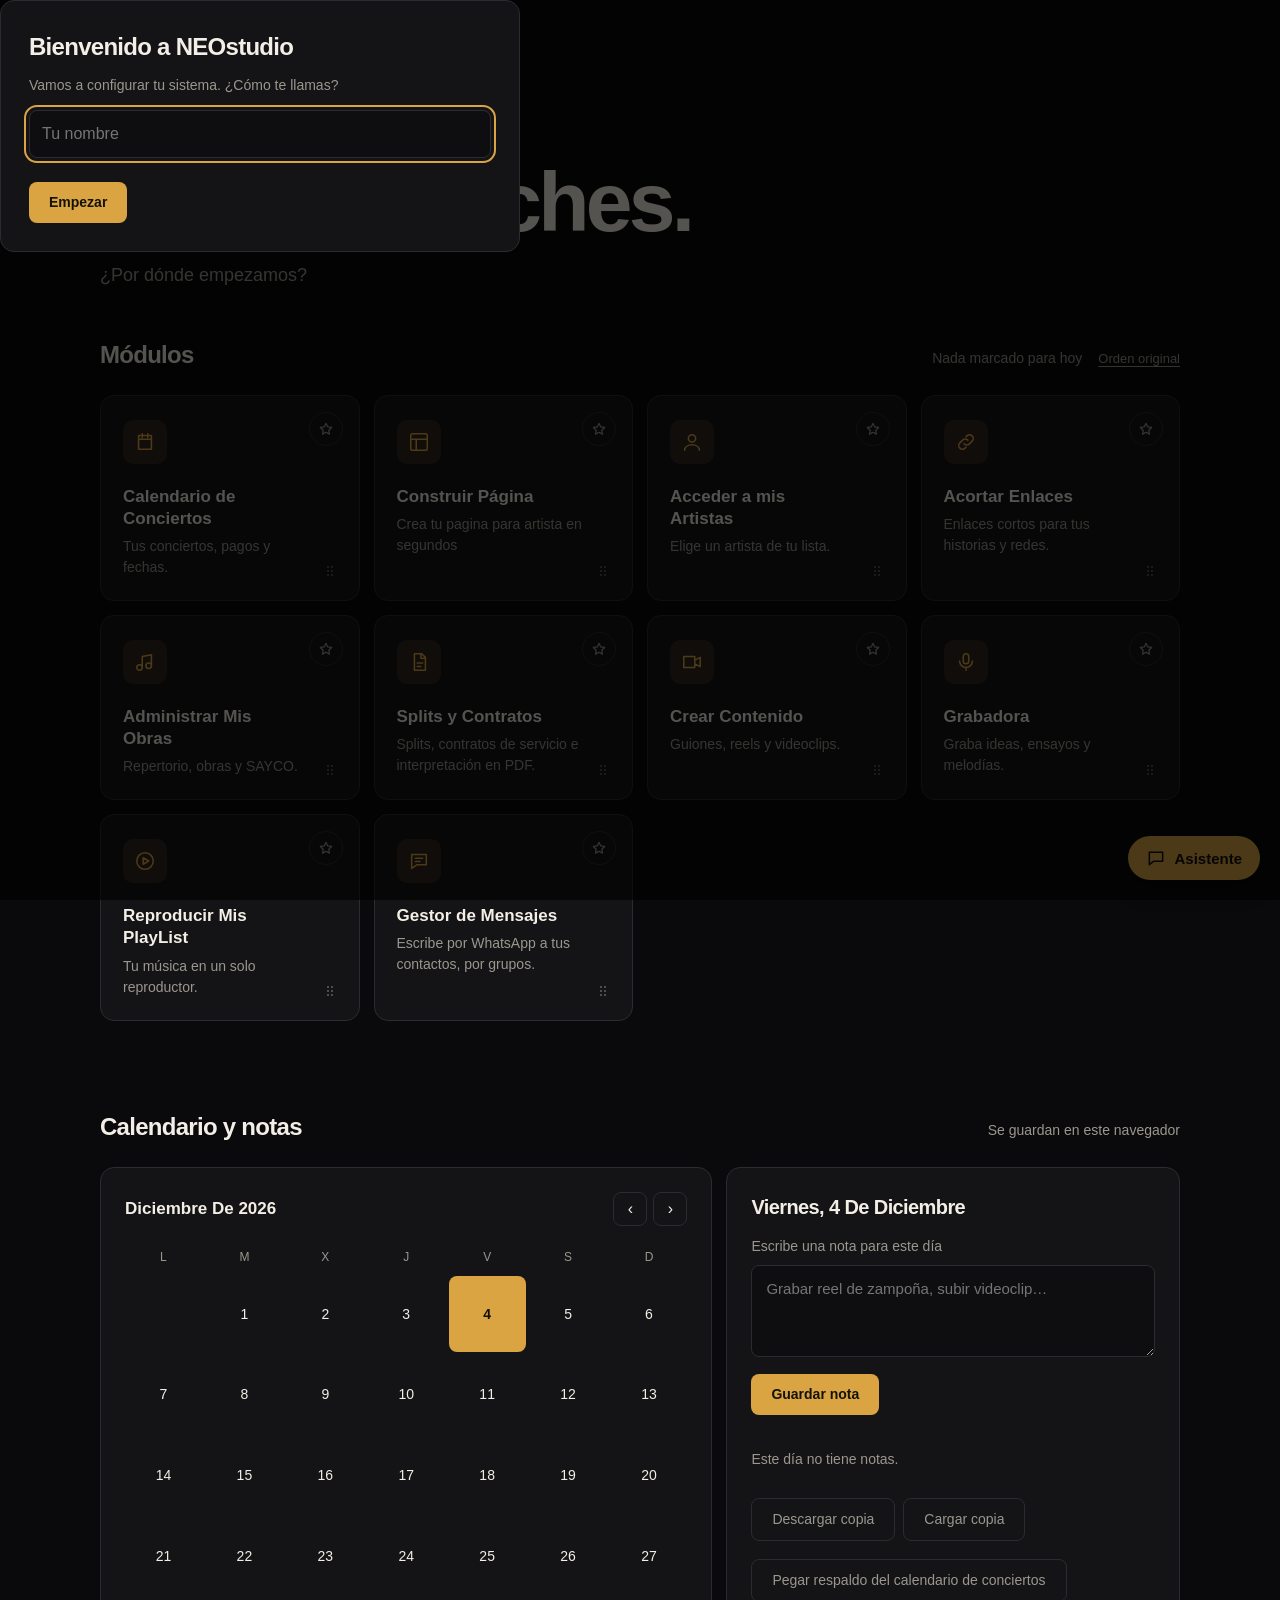
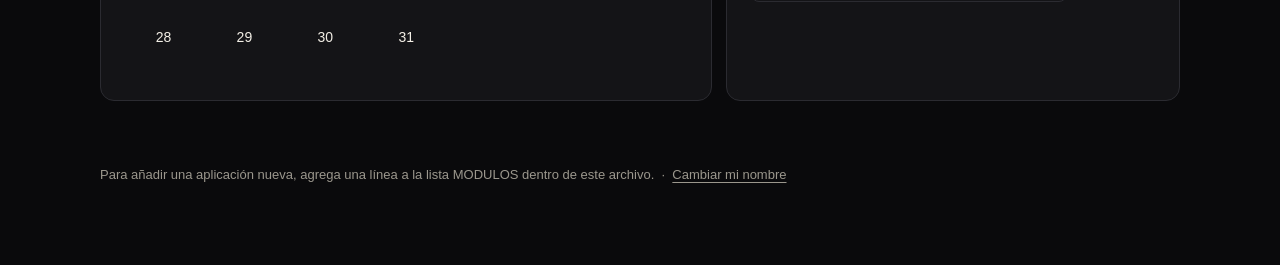
<file: index.html>
<!DOCTYPE html>
<html lang="es">
<head>
<meta charset="utf-8">
<meta name="viewport" content="width=device-width, initial-scale=1">
<title>NEOstudio</title>
<style>
:root{--bg:#F2F3EF;--surface:#FFFFFF;--ink:#18262E;--muted:#68777D;--line:#E0E4DF;--accent:#2D6A86;--accent-soft:#E3EEF3;--warm:#C8923A;--warm-soft:#F7EBD4}
@media (prefers-color-scheme:dark){:root{--bg:#0F191E;--surface:#16232A;--ink:#E8EDEA;--muted:#8FA0A6;--line:#25353D;--accent:#7BBAD6;--accent-soft:#1D3641;--warm:#E0AE5C;--warm-soft:#33291A}}
*{box-sizing:border-box;margin:0}
html{background:var(--bg)}
body{font-family:Manrope,system-ui,-apple-system,"Segoe UI",sans-serif;color:var(--ink);background:var(--bg);line-height:1.5;padding:0 24px 80px}
.wrap{max-width:1080px;margin:0 auto}
button{font:inherit;color:inherit;cursor:pointer}
:focus-visible{outline:2px solid var(--accent);outline-offset:3px}
header{display:flex;align-items:center;gap:10px;padding:28px 0 0;color:var(--muted);font-size:14px}
header svg{width:22px;height:22px;color:var(--warm)}
.hero{padding:72px 0 48px}
.fecha{color:var(--muted);font-size:15px;margin-bottom:14px}
h1{font-family:Fraunces,Georgia,serif;font-weight:400;font-size:clamp(40px,7vw,76px);line-height:1.05;letter-spacing:-.02em;max-width:14ch}
.sub{margin-top:18px;color:var(--muted);font-size:18px;max-width:46ch}
h2{font-family:Fraunces,Georgia,serif;font-weight:400;font-size:28px;letter-spacing:-.01em}
.sec-head{display:flex;justify-content:space-between;align-items:baseline;gap:16px;margin-bottom:22px;flex-wrap:wrap}
.sec-head p{color:var(--muted);font-size:14px}
.grid{display:grid;grid-template-columns:repeat(auto-fill,minmax(240px,1fr));gap:14px}
.card{position:relative;background:var(--surface);border:1px solid var(--line);border-radius:20px;transition:border-color .2s,transform .2s}
.card:hover{border-color:var(--accent);transform:translateY(-2px)}
.card a{display:block;padding:24px 22px 22px;color:inherit;text-decoration:none;border-radius:20px;min-height:178px}
.ico{width:44px;height:44px;border-radius:14px;background:var(--accent-soft);color:var(--accent);display:grid;place-items:center;margin-bottom:22px}
.ico svg{width:22px;height:22px}
.card h3{font-size:17px;font-weight:600;line-height:1.3;padding-right:34px}
.card p{margin-top:6px;color:var(--muted);font-size:14px}
.pin{position:absolute;top:16px;right:16px;width:34px;height:34px;border-radius:50%;border:1px solid var(--line);background:transparent;display:grid;place-items:center;color:var(--muted)}
.pin svg{width:16px;height:16px}
.pin:hover{border-color:var(--warm);color:var(--warm)}
.card.hoy{border-color:var(--warm)}
.card.hoy .ico{background:var(--warm-soft);color:var(--warm)}
.card.hoy .pin{background:var(--warm);border-color:var(--warm);color:#fff}
.tag{display:inline-block;margin-top:10px;font-size:12px;padding:2px 10px;border-radius:99px;background:var(--warm-soft);color:var(--warm)}
.cal-sec{margin-top:88px}
.cal{display:grid;grid-template-columns:1.35fr 1fr;gap:14px}
.panel{background:var(--surface);border:1px solid var(--line);border-radius:20px;padding:24px}
.mes{display:flex;align-items:center;justify-content:space-between;margin-bottom:16px}
.mes strong{font-size:17px;font-weight:600;text-transform:capitalize}
.nav{display:flex;gap:6px}
.nav button{width:34px;height:34px;border-radius:50%;border:1px solid var(--line);background:transparent;font-size:16px}
.nav button:hover{border-color:var(--accent)}
.dias{display:grid;grid-template-columns:repeat(7,1fr);gap:4px;text-align:center}
.dias .dn{font-size:12px;color:var(--muted);padding:6px 0}
.dia{aspect-ratio:1;border:0;background:transparent;border-radius:12px;position:relative;font-size:14px}
.dia:hover{background:var(--accent-soft)}
.dia.hoy{color:var(--warm);font-weight:600}
.dia.sel{background:var(--accent);color:#fff}
.dia.nota::after{content:"";position:absolute;bottom:7px;left:50%;width:5px;height:5px;margin-left:-2.5px;border-radius:50%;background:var(--warm)}
.dia.sel.nota::after{background:#fff}
.panel h3{font-family:Fraunces,Georgia,serif;font-weight:400;font-size:22px;text-transform:capitalize;margin-bottom:14px}
textarea{width:100%;min-height:92px;resize:vertical;border:1px solid var(--line);border-radius:14px;background:var(--bg);color:var(--ink);font:inherit;font-size:15px;padding:12px 14px}
textarea:focus{outline:none;border-color:var(--accent)}
.btn{margin-top:10px;border:0;border-radius:99px;background:var(--accent);color:#fff;padding:10px 20px;font-weight:600;font-size:14px}
.btn.sec{background:transparent;color:var(--muted);border:1px solid var(--line);font-weight:500}
.notas{list-style:none;padding:0;margin-top:18px;display:grid;gap:8px}
.notas li{display:flex;gap:10px;justify-content:space-between;align-items:flex-start;padding:12px 14px;border-radius:14px;background:var(--bg);font-size:15px;white-space:pre-wrap;word-break:break-word}
.notas button{border:0;background:transparent;color:var(--muted);font-size:13px;flex:none}
.notas button:hover{color:var(--warm)}
.vacio{color:var(--muted);font-size:14px;margin-top:16px}
.copia{margin-top:18px;display:flex;gap:8px;flex-wrap:wrap}
footer{margin-top:64px;color:var(--muted);font-size:13px}
.card p{padding-right:26px}
.grip{position:absolute;bottom:14px;right:14px;width:30px;height:30px;border:0;background:transparent;color:var(--muted);border-radius:8px;cursor:grab;display:grid;place-items:center;opacity:.55}
.grip:hover,.grip:focus-visible{opacity:1;background:var(--accent-soft)}
.grip svg{width:16px;height:16px}
.card.arrastrando{opacity:.4}
.card.sobre{border-color:var(--accent);border-style:dashed}
.linkbtn{border:0;background:transparent;color:var(--muted);font-size:13px;text-decoration:underline;text-underline-offset:3px;padding:0}
.linkbtn:hover{color:var(--accent)}
dialog{border:1px solid var(--line);border-radius:24px;background:var(--surface);color:var(--ink);padding:28px;width:min(520px,calc(100vw - 32px));max-height:80vh;overflow:auto}
dialog::backdrop{background:rgba(15,25,30,.45)}
.dhead{display:flex;justify-content:space-between;align-items:center;margin-bottom:6px}
.cerrar{border:0;background:transparent;font-size:22px;color:var(--muted);width:34px;height:34px;border-radius:50%}
.cerrar:hover{background:var(--accent-soft)}
.artistas{list-style:none;padding:0;margin:18px 0 0;display:grid;gap:8px}
.artista{display:flex;align-items:center;gap:14px;padding:12px 14px;border-radius:16px;background:var(--bg);color:inherit;text-decoration:none;border:1px solid transparent}
a.artista:hover{border-color:var(--accent)}
.av{width:40px;height:40px;border-radius:50%;background:var(--accent-soft);color:var(--accent);display:grid;place-items:center;font-weight:600;flex:none}
.artista .nom{font-weight:600;font-size:15px;flex:1;word-break:break-word}
.artista .tag{margin:0}
.estado{color:var(--muted);font-size:14px;margin-top:10px}
.dfoot{display:flex;gap:18px;margin-top:20px;flex-wrap:wrap}
@media (max-width:780px){.cal{grid-template-columns:1fr}.hero{padding:48px 0 36px}}
@media (prefers-reduced-motion:reduce){.card{transition:none}.card:hover{transform:none}}

/* ===== Tema: mismo look de Splits y Contratos (solo aspecto, no toca el funcionamiento) ===== */
:root{--bg:#0a0a0c;--surface:#141417;--ink:#f3efe6;--muted:#9b978d;--line:#2b2b31;--accent:#d9a441;--accent-soft:rgba(217,164,65,.13);--warm:#f0c36a;--warm-soft:rgba(240,195,106,.16)}
body{font-family:"Helvetica Neue",Arial,sans-serif}
h1,h2,.panel h3{font-family:"Helvetica Neue",Arial,sans-serif;font-weight:800;letter-spacing:-.03em}
h1{font-size:clamp(26px,7.4vw,84px);line-height:1;letter-spacing:-.045em;max-width:none;white-space:nowrap}
h2{font-size:24px}
.panel h3{font-size:20px;font-weight:700}
.fecha{color:var(--accent);font-size:16px}
.card,.panel,dialog{border-radius:14px}
.card a{border-radius:14px}
.ico{border-radius:10px}
.btn{border-radius:8px;color:#14110a;font-weight:700}
.btn.sec{color:var(--muted);font-weight:500}
.nav button,.dia,.artista,.notas li{border-radius:8px}
.nav button{border-radius:8px}
textarea{border-radius:8px;background:#0e0e11}
.dia.sel,.card.hoy .pin{color:#14110a}
.dia.sel.nota::after{background:#14110a}
dialog::backdrop{background:rgba(0,0,0,.65)}

/* ===== Asistente IA ===== */
#iaBtn{position:fixed;right:20px;bottom:20px;z-index:50;display:flex;align-items:center;gap:8px;padding:12px 18px;border:0;border-radius:999px;background:var(--accent);color:#14110a;font:700 15px "Helvetica Neue",Arial,sans-serif;cursor:pointer;box-shadow:0 6px 24px rgba(0,0,0,.45)}
#iaBtn svg{width:20px;height:20px}
#iaPanel{position:fixed;right:20px;bottom:20px;z-index:60;width:min(420px,calc(100vw - 24px));height:min(660px,calc(100vh - 40px));display:none;flex-direction:column;background:var(--surface);color:var(--ink);border:1px solid var(--line);border-radius:14px;box-shadow:0 12px 48px rgba(0,0,0,.6);overflow:hidden;font-family:"Helvetica Neue",Arial,sans-serif}
#iaPanel.abierto{display:flex}
.ia-top{display:flex;gap:8px;align-items:center;padding:12px;border-bottom:1px solid var(--line)}
.ia-top strong{margin-right:auto;font-size:16px}
#iaPanel select,#iaPanel input,#iaPanel textarea{font:inherit;font-size:14px;color:var(--ink);background:#0e0e11;border:1px solid var(--line);border-radius:8px;padding:7px 9px}
#iaPanel button{font:inherit;font-size:14px;cursor:pointer;border-radius:8px;border:1px solid var(--line);background:transparent;color:var(--muted);padding:6px 10px}
#iaPanel button.ia-go{background:var(--accent);border:0;color:#14110a;font-weight:700}
#iaPanel button:disabled{opacity:.5;cursor:wait}
#iaPanel :focus-visible,#iaBtn:focus-visible{outline:2px solid var(--accent);outline-offset:2px}
.ia-aj{border-bottom:1px solid var(--line);padding:8px 12px;font-size:13px;color:var(--muted)}
.ia-aj summary{cursor:pointer}
.ia-aj label{display:block;margin:8px 0 4px}
.ia-aj input,.ia-aj textarea,.ia-aj select{width:100%}
.ia-aj textarea{height:84px;resize:vertical}
#iaLog{flex:1;overflow-y:auto;padding:12px;display:flex;flex-direction:column;gap:10px}
.ia-m{max-width:88%;padding:9px 12px;border-radius:12px;white-space:pre-wrap;word-wrap:break-word;font-size:15px;line-height:1.5}
.ia-yo{align-self:flex-end;background:var(--accent-soft)}
.ia-ia{align-self:flex-start;background:#0e0e11;border:1px solid var(--line)}
.ia-err{align-self:center;color:#ffb4a8;font-size:13px;text-align:center}
.ia-vacio{margin:auto;color:var(--muted);text-align:center;font-size:14px;max-width:300px}
.ia-form{display:flex;gap:8px;padding:10px 12px;border-top:1px solid var(--line)}
.ia-form textarea{flex:1;height:44px;resize:none}
@media (max-width:520px){#iaPanel{right:0;bottom:0;width:100vw;height:100vh;border-radius:0}}
</style>
</head>
<body>
<div class="wrap">
  <header>
    <svg viewBox="0 0 24 24" fill="none" stroke="currentColor" stroke-width="1.6" stroke-linejoin="round" aria-hidden="true"><path d="M9 3h6v6h6v6h-6v6H9v-6H3V9h6z"/></svg>
    NEOstudio
  </header>

  <section class="hero">
    <p class="fecha" id="fecha"></p>
    <h1 id="saludo"></h1>
    <p class="sub">¿Por dónde empezamos?</p>
  </section>

  <section>
    <div class="sec-head">
      <h2>Módulos</h2>
      <p style="display:flex;gap:16px;align-items:baseline"><span id="contador"></span><button class="linkbtn" id="orden">Orden original</button></p>
    </div>
    <div class="grid" id="modulos"></div>
  </section>

  <section class="cal-sec">
    <div class="sec-head">
      <h2>Calendario y notas</h2>
      <p>Se guardan en este navegador</p>
    </div>
    <div class="cal">
      <div class="panel">
        <div class="mes">
          <strong id="mesTitulo"></strong>
          <div class="nav">
            <button id="prev" aria-label="Mes anterior">‹</button>
            <button id="next" aria-label="Mes siguiente">›</button>
          </div>
        </div>
        <div class="dias" id="dias"></div>
      </div>
      <div class="panel">
        <h3 id="diaTitulo"></h3>
        <label for="nuevaNota" class="vacio" style="margin:0 0 8px;display:block">Escribe una nota para este día</label>
        <textarea id="nuevaNota" placeholder="Grabar reel de zampoña, subir videoclip…"></textarea>
        <button class="btn" id="guardar">Guardar nota</button>
        <ul class="notas" id="lista"></ul>
        <p class="vacio" id="vacio">Este día no tiene notas.</p>
        <div class="copia">
          <button class="btn sec" id="exportar">Descargar copia</button>
          <button class="btn sec" id="importar">Cargar copia</button>
          <input type="file" id="archivo" accept="application/json" hidden>
          <button class="btn sec" id="pegarRes">Pegar respaldo del calendario de conciertos</button>
        </div>
      </div>
    </div>
  </section>

  <footer>Para añadir una aplicación nueva, agrega una línea a la lista MODULOS dentro de este archivo. &nbsp;·&nbsp; <button class="linkbtn" id="cambNom">Cambiar mi nombre</button></footer>
</div>

<dialog id="dlgRes" aria-labelledby="tRes">
  <div class="dhead"><h2 id="tRes">Pegar respaldo</h2><button class="cerrar" id="cerrarRes" aria-label="Cerrar">×</button></div>
  <p class="estado">En «Calendario de Conciertos» toca Respaldo y luego Copiar. Pega aquí el texto.</p>
  <textarea id="txtRes" placeholder="Pega aquí el respaldo" style="margin-top:12px"></textarea>
  <p class="estado" id="msgRes"></p>
  <button class="btn" id="okRes">Mostrar en el calendario</button>
  <div class="dfoot"><button class="linkbtn" id="limpRes">Quitar los eventos pegados</button></div>
</dialog>

<dialog id="dlgNom" aria-labelledby="tNom"><h2 id="tNom">Bienvenido a NEOstudio</h2><p class="estado">Vamos a configurar tu sistema. ¿Cómo te llamas?</p><input id="inNom" placeholder="Tu nombre" autocomplete="off" style="width:100%;margin:14px 0;padding:11px 12px;background:#0e0e11;color:var(--ink);border:1px solid var(--line);border-radius:8px;font:inherit;font-size:16px"><button class="btn" id="okNom">Empezar</button></dialog>

<dialog id="dlgArt" aria-labelledby="tArt">
  <div class="dhead"><h2 id="tArt">Mis artistas</h2><button class="cerrar" id="cerrarArt" aria-label="Cerrar">×</button></div>
  <p class="estado" id="estadoArt"></p>
  <ul class="artistas" id="listaArt"></ul>
  <button class="btn" id="btnConectar" hidden>Elegir carpeta</button>
  <div class="dfoot"><button class="linkbtn" id="actArt">Actualizar lista</button><button class="linkbtn" id="cambArt">Cambiar carpeta</button></div>
</dialog>

<script>
/* ===== Tus módulos: nombre, descripción, carpeta/archivo y icono ===== */
const MODULOS = [
  {n:"Calendario de Conciertos", d:"Tus conciertos, pagos y fechas.", h:"calendar.html", i:"cal"},
  {n:"Construir Página", d:"Crea tu pagina para artista en segundos", h:"web.html", i:"paginas"},
  {n:"Acceder a mis Artistas", d:"Elige un artista de tu lista.", h:"Artistas", i:"artista", lista:true},
  {n:"Acortar Enlaces", d:"Enlaces cortos para tus historias y redes.", h:"links.html", i:"link"},
  {n:"Administrar Mis Obras", d:"Repertorio, obras y SAYCO.", h:"obras.html", i:"obra"},
  {n:"Splits y Contratos", d:"Splits, contratos de servicio e interpretación en PDF.", h:"contratos.html", i:"contrato"},
  {n:"Crear Contenido", d:"Guiones, reels y videoclips.", h:"contenido.html", i:"video"},
  {n:"Grabadora", d:"Graba ideas, ensayos y melodías.", h:"grabadora.html", i:"mic"},
  {n:"Reproducir Mis PlayList", d:"Tu música en un solo reproductor.", h:"playlist.html", i:"play"},
  {n:"Gestor de Mensajes", d:"Escribe por WhatsApp a tus contactos, por grupos.", h:"wp.html", i:"mensaje"}
];
const ICONOS = {
  sample:'<path d="M4 4h16a2 2 0 0 1 2 2v12a2 2 0 0 1-2 2H4a2 2 0 0 1-2-2V6a2 2 0 0 1 2-2zM10 8a4 4 0 1 0 0 8 4 4 0 0 0 0-8zM10 12.01h.01M18 8v4a8 8 0 0 1-1.07 4"/>',
  libros:'<path d="M5 4h4v16H5zM11 4h4v16h-4zM17.5 5l3 .8-3.5 14.7-3-.8z"/>',
  artista:'<path d="M12 12a4 4 0 100-8 4 4 0 000 8zM4 21c0-4 4-6 8-6s8 2 8 6"/>',
  obra:'<path d="M9 18V6l10-2v12M9 18a3 3 0 11-6 0 3 3 0 016 0zM19 16a3 3 0 11-6 0 3 3 0 016 0z"/>',
  paginas:'<path d="M5 3h14a2 2 0 0 1 2 2v14a2 2 0 0 1-2 2H5a2 2 0 0 1-2-2V5a2 2 0 0 1 2-2zM3 9h18M9 21V9"/>',
  video:'<path d="M3 6h12v12H3zM15 10l6-3v10l-6-3"/>',
  audifonos:'<path d="M4 15v-3a8 8 0 0116 0v3M4 15h3v5H4zM17 15h3v5h-3z"/>',
  mezcla:'<path d="M5 4v16M12 4v16M19 4v16M3 9h4M10 15h4M17 8h4"/>',
  onda:'<path d="M3 12h2M7 8v8M11 5v14M15 9v6M19 11v2"/>',
  play:'<path d="M12 21a9 9 0 100-18 9 9 0 000 18zM10 8.5v7l6-3.5z"/>',
  mensaje:'<path d="M4 5h16v11H10l-6 4zM8 9h8M8 12.5h5"/>',
  contrato:'<path d="M7 3h8l4 4v14H7zM14 3v5h5M10 13h6M10 17h4"/>',
  cal:'<path d="M5 5h14v15H5zM5 9h14M9 3v4M15 3v4"/>',
  link:'<path d="M10 14a4 4 0 005.7 0l3-3a4 4 0 00-5.7-5.7l-1 1M14 10a4 4 0 00-5.7 0l-3 3a4 4 0 005.7 5.7l1-1"/>',
  mic:'<path d="M12 3a3 3 0 013 3v5a3 3 0 01-6 0V6a3 3 0 013-3zM5 11a7 7 0 0014 0M12 18v3"/>'
};
const ESTRELLA='<svg viewBox="0 0 24 24" fill="none" stroke="currentColor" stroke-width="1.8" stroke-linejoin="round" aria-hidden="true"><path d="M12 3.5l2.6 5.4 5.9.8-4.3 4.1 1 5.9L12 16.9 6.8 19.7l1-5.9L3.5 9.7l5.9-.8z"/></svg>';

/* ===== Almacenamiento en el navegador (JSON interno) ===== */
const load=(k,f)=>{try{const v=localStorage.getItem(k);return v?JSON.parse(v):f}catch(e){return f}};
const save=(k,v)=>{try{localStorage.setItem(k,JSON.stringify(v))}catch(e){}};
const pad=n=>String(n).padStart(2,"0");
const clave=(y,m,d)=>y+"-"+pad(m+1)+"-"+pad(d);
const cap=s=>s.charAt(0).toUpperCase()+s.slice(1);

const hoy=new Date();
const hoyClave=clave(hoy.getFullYear(),hoy.getMonth(),hoy.getDate());

/* ===== Encabezado ===== */
const h=hoy.getHours();
function saludar(){const nm=load("hub_nombre","");document.getElementById("saludo").textContent=(h<12?"Buenos días":h<19?"Buenas tardes":"Buenas noches")+(nm?", "+nm:"")+".";}saludar();
document.getElementById("fecha").textContent=cap(hoy.toLocaleDateString("es-CO",{weekday:"long",day:"numeric",month:"long",year:"numeric"}));

/* ===== Módulos ===== */
let marcados=load("hub_hoy",{fecha:"",ids:[]});
if(marcados.fecha!==hoyClave){marcados={fecha:hoyClave,ids:[]};save("hub_hoy",marcados)}
let orden=load("hub_orden",[]);
function ordenados(){
  const mapa=new Map(MODULOS.map(m=>[m.h,m]));
  const r=[];
  orden.forEach(k=>{if(mapa.has(k)){r.push(mapa.get(k));mapa.delete(k)}});
  mapa.forEach(m=>r.push(m));
  return r;
}
function mover(de,a){
  const ids=ordenados().map(m=>m.h);
  const [x]=ids.splice(de,1);
  ids.splice(a,0,x);
  orden=ids;save("hub_orden",orden);pintarModulos();
}
const cont=document.getElementById("modulos");

function pintarModulos(){
  cont.innerHTML="";
  ordenados().forEach((m,i)=>{
    const idx=m.h;
    const activo=marcados.ids.includes(idx);
    const card=document.createElement("div");
    card.className="card"+(activo?" hoy":"");
    const a=document.createElement("a");
    a.draggable=false;
    if(m.lista){a.href="#";a.onclick=e=>{e.preventDefault();abrirArtistas()}}
    else{a.href=encodeURI(m.h);a.target="_blank";a.rel="noopener"}
    a.innerHTML='<div class="ico"><svg viewBox="0 0 24 24" fill="none" stroke="currentColor" stroke-width="1.7" stroke-linecap="round" stroke-linejoin="round" aria-hidden="true">'+ICONOS[m.i]+'</svg></div><h3></h3><p></p>'+(m.wip?'<span class="tag">En construcción</span>':'');
    a.querySelector("h3").textContent=m.n;
    a.querySelector("p").textContent=m.d;
    const b=document.createElement("button");
    b.className="pin";b.innerHTML=ESTRELLA;
    b.setAttribute("aria-pressed",activo);
    b.setAttribute("aria-label",(activo?"Quitar de hoy: ":"Marcar para hoy: ")+m.n);
    b.onclick=()=>{
      marcados.ids=activo?marcados.ids.filter(x=>x!==idx):marcados.ids.concat(idx);
      save("hub_hoy",marcados);pintarModulos();
    };
    const g=document.createElement("button");
    g.className="grip";g.type="button";
    g.innerHTML='<svg viewBox="0 0 24 24" fill="currentColor" aria-hidden="true"><circle cx="9" cy="6" r="1.6"/><circle cx="15" cy="6" r="1.6"/><circle cx="9" cy="12" r="1.6"/><circle cx="15" cy="12" r="1.6"/><circle cx="9" cy="18" r="1.6"/><circle cx="15" cy="18" r="1.6"/></svg>';
    g.setAttribute("aria-label","Mover "+m.n+". Usa las flechas del teclado");
    g.onkeydown=e=>{
      let nuevo=i;
      if(e.key==="ArrowLeft"||e.key==="ArrowUp")nuevo=i-1;
      else if(e.key==="ArrowRight"||e.key==="ArrowDown")nuevo=i+1;
      else return;
      e.preventDefault();
      if(nuevo<0||nuevo>=MODULOS.length)return;
      mover(i,nuevo);cont.querySelectorAll(".grip")[nuevo].focus();
    };
    card.draggable=true;
    card.addEventListener("dragstart",e=>{card.classList.add("arrastrando");e.dataTransfer.effectAllowed="move";e.dataTransfer.setData("text/plain",String(i))});
    card.addEventListener("dragend",()=>card.classList.remove("arrastrando"));
    card.addEventListener("dragover",e=>{e.preventDefault();card.classList.add("sobre")});
    card.addEventListener("dragleave",()=>card.classList.remove("sobre"));
    card.addEventListener("drop",e=>{e.preventDefault();const de=Number(e.dataTransfer.getData("text/plain"));if(!isNaN(de)&&de!==i)mover(de,i)});
    card.append(a,b,g);cont.append(card);
  });
  const n=marcados.ids.length;
  document.getElementById("contador").textContent=n?(n===1?"1 módulo marcado para hoy":n+" módulos marcados para hoy"):"Nada marcado para hoy";
}
pintarModulos();

document.getElementById("orden").onclick=()=>{orden=[];save("hub_orden",orden);pintarModulos()};

/* ===== Artistas: lee las carpetas dentro de "Acceder a mis Artistas" ===== */
const ART_RESPALDO=["LOS BETAMANES"];
const ART_WEB=[{n:"LOS BETAMANES",u:"https://losbetamanes.github.io/StandUpMelody/"}];
const el=id=>document.getElementById(id);
let carpeta=null;
const LOCAL=!window.showDirectoryPicker; /* Safari/Firefox: sin acceso directo a carpetas */

function dbArt(){return new Promise((res,rej)=>{const r=indexedDB.open("hub_mi_estudio",1);r.onupgradeneeded=()=>r.result.createObjectStore("h");r.onsuccess=()=>res(r.result);r.onerror=()=>rej(r.error)})}
async function guardarCarpeta(h){try{const db=await dbArt();await new Promise((res,rej)=>{const t=db.transaction("h","readwrite");t.objectStore("h").put(h,"artistas");t.oncomplete=res;t.onerror=()=>rej(t.error)})}catch(e){}}
async function leerCarpeta(){try{const db=await dbArt();return await new Promise((res,rej)=>{const q=db.transaction("h").objectStore("h").get("artistas");q.onsuccess=()=>res(q.result||null);q.onerror=()=>rej(q.error)})}catch(e){return null}}

function pintarArtistas(items,msg,baseOv){
  items=[...ART_WEB.map(a=>({n:a.n,u:a.u,tieneIndex:true})),...items.filter(x=>!ART_WEB.some(a=>a.n===x.n))];
  el("estadoArt").textContent=msg;
  const base=baseOv||(carpeta?carpeta.name:MODULOS.find(m=>m.lista).h);
  const ul=el("listaArt");ul.innerHTML="";
  items.forEach(it=>{
    const li=document.createElement("li");
    const fila=document.createElement(it.tieneIndex?"a":"div");
    fila.className="artista";
    if(it.tieneIndex){fila.href=it.u||encodeURI(base+"/"+it.n+"/index.html");fila.target="_blank";fila.rel="noopener"}
    const av=document.createElement("span");av.className="av";av.textContent=it.n.charAt(0).toUpperCase();
    const nom=document.createElement("span");nom.className="nom";nom.textContent=it.n;
    fila.append(av,nom);
    if(!it.tieneIndex){const t=document.createElement("span");t.className="tag";t.textContent=it.vacia?"Carpeta vacía":"Sin index.html";fila.append(t)}
    li.append(fila);ul.append(li);
  });
}
function mostrarConectar(msg,txt){
  pintarArtistas([],msg);
  const b=el("btnConectar");b.textContent=txt;b.hidden=false;
}
async function escanear(){
  el("btnConectar").hidden=true;
  el("estadoArt").textContent="Leyendo carpetas…";
  const items=[];
  try{
    for await(const [n,e] of carpeta.entries()){
      if(e.kind!=="directory"||n.startsWith("."))continue;
      let tieneIndex=false,vacia=true;
      try{await e.getFileHandle("index.html");tieneIndex=true}catch(x){}
      try{for await(const [k] of e.entries()){if(!k.startsWith(".")){vacia=false;break}}}catch(x){}
      items.push({n,tieneIndex,vacia});
    }
  }catch(err){mostrarConectar("No pude leer la carpeta. Vuelve a elegirla.","Elegir carpeta");return}
  items.sort((a,b)=>a.n.localeCompare(b.n,"es"));
  pintarArtistas(items,items.length?items.length+(items.length===1?" artista encontrado":" artistas encontrados")+" en «"+carpeta.name+"»":"Aún no hay carpetas de artistas dentro de «"+carpeta.name+"».");
}
async function elegirCarpeta(){
  try{
    carpeta=await window.showDirectoryPicker({mode:"read"});
    await guardarCarpeta(carpeta);escanear();
  }catch(e){el("estadoArt").textContent="No se eligió ninguna carpeta."}
}
async function conectar(){
  if(carpeta){
    try{const p=await carpeta.requestPermission({mode:"read"});if(p==="granted"){escanear();return}}catch(e){}
  }
  elegirCarpeta();
}
async function abrirArtistas(){
  el("dlgArt").showModal();
  if(LOCAL){
    carpeta=null;
    const c=load("hub_art_cache",null);
    if(c&&c.items&&c.items.length)pintarArtistas(c.items,c.items.length+" artistas guardados de «"+c.base+"». Para ver los nuevos pulsa «Actualizar lista» y elige la carpeta.",c.base);
    else mostrarConectar("Elige la carpeta «"+MODULOS.find(m=>m.lista).h+"» para leer tus artistas.","Elegir carpeta");
    return;
  }
  carpeta=await leerCarpeta();
  if(!carpeta){mostrarConectar("Elige una sola vez la carpeta «Acceder a mis Artistas» y quedará recordada.","Elegir carpeta");return}
  let p="prompt";
  try{p=await carpeta.queryPermission({mode:"read"})}catch(e){}
  if(p==="granted")escanear();else mostrarConectar("Necesito tu permiso para ver las carpetas de «"+carpeta.name+"».","Permitir acceso");
}
function elegirLocal(){
  const inp=document.createElement("input");inp.type="file";inp.webkitdirectory=true;inp.multiple=true;
  inp.onchange=()=>{
    const fs=[...inp.files];
    if(!fs.length){el("estadoArt").textContent="No se eligió ninguna carpeta.";return}
    const base=fs[0].webkitRelativePath.split("/")[0];
    const mapa=new Map();
    fs.forEach(f=>{
      const p=f.webkitRelativePath.split("/");
      if(p.length<3||p[1].startsWith("."))return;
      const o=mapa.get(p[1])||{n:p[1],tieneIndex:false,vacia:true};
      if(!p[2].startsWith("."))o.vacia=false;
      if(p.length===3&&p[2]==="index.html")o.tieneIndex=true;
      mapa.set(p[1],o);
    });
    const items=[...mapa.values()].sort((a,b)=>a.n.localeCompare(b.n,"es"));
    save("hub_art_cache",{base,items});
    el("btnConectar").hidden=true;
    pintarArtistas(items,items.length?items.length+(items.length===1?" artista encontrado":" artistas encontrados")+" en «"+base+"».":"No encontré carpetas de artistas dentro de «"+base+"».",base);
  };
  inp.click();
}
el("btnConectar").onclick=()=>LOCAL?elegirLocal():conectar();
el("actArt").onclick=()=>LOCAL?elegirLocal():(carpeta?conectar():abrirArtistas());
el("cambArt").onclick=()=>LOCAL?elegirLocal():elegirCarpeta();
el("cerrarArt").onclick=()=>el("dlgArt").close();
el("dlgArt").addEventListener("click",e=>{if(e.target===el("dlgArt"))el("dlgArt").close()});

/* ===== Calendario ===== */
let notas=load("hub_notas",{});
let año=hoy.getFullYear(),mes=hoy.getMonth(),sel=hoyClave;
const DIAS=["L","M","X","J","V","S","D"];
const $=id=>document.getElementById(id);
const todosEv=()=>{const mp=new Map();[...load("neo_eventos",[]),...load("hub_eventos_resp",[])].forEach(e=>{if(e&&e.d)mp.set(e.id,e)});return [...mp.values()]};
const evs=k=>todosEv().filter(e=>e.d===k).sort((a,b)=>(a.t||"").localeCompare(b.t||""));

function pintarCalendario(){
  $("mesTitulo").textContent=new Date(año,mes,1).toLocaleDateString("es-CO",{month:"long",year:"numeric"});
  const g=$("dias");g.innerHTML="";
  DIAS.forEach(d=>{const e=document.createElement("div");e.className="dn";e.textContent=d;g.append(e)});
  const inicio=(new Date(año,mes,1).getDay()+6)%7;
  const total=new Date(año,mes+1,0).getDate();
  for(let i=0;i<inicio;i++)g.append(document.createElement("div"));
  for(let d=1;d<=total;d++){
    const k=clave(año,mes,d);
    const b=document.createElement("button");
    b.className="dia"+(k===hoyClave?" hoy":"")+(k===sel?" sel":"")+((notas[k]&&notas[k].length)||evs(k).length?" nota":"");
    b.textContent=d;
    b.setAttribute("aria-label",d+" de "+new Date(año,mes,d).toLocaleDateString("es-CO",{month:"long"})+(notas[k]&&notas[k].length?", con notas":""));
    b.onclick=()=>{sel=k;pintarCalendario();pintarNotas()};
    g.append(b);
  }
}

function pintarNotas(){
  const [y,m,d]=sel.split("-").map(Number);
  $("diaTitulo").textContent=new Date(y,m-1,d).toLocaleDateString("es-CO",{weekday:"long",day:"numeric",month:"long"});
  const ul=$("lista");ul.innerHTML="";
  const lista=notas[sel]||[];
  lista.forEach(n=>{
    const li=document.createElement("li");
    const t=document.createElement("span");t.textContent=n.t;
    const x=document.createElement("button");x.textContent="Borrar";
    x.setAttribute("aria-label","Borrar nota");
    x.onclick=()=>{
      notas[sel]=notas[sel].filter(z=>z.id!==n.id);
      if(!notas[sel].length)delete notas[sel];
      save("hub_notas",notas);pintarCalendario();pintarNotas();
    };
    li.append(t,x);ul.append(li);
  });
  const ev=evs(sel);ev.forEach(e=>{const li=document.createElement("li");li.textContent="🎸 "+e.g+(e.t?" · "+e.t:"")+(e.p?" · "+e.p:"")+" · "+(e.paid?"pagado":"pago pendiente");ul.append(li)});
  $("vacio").style.display=(lista.length||ev.length)?"none":"block";
}

$("guardar").onclick=()=>{
  const t=$("nuevaNota").value.trim();
  if(!t)return;
  (notas[sel]=notas[sel]||[]).push({id:Date.now(),t});
  save("hub_notas",notas);
  $("nuevaNota").value="";
  pintarCalendario();pintarNotas();
};
$("prev").onclick=()=>{mes--;if(mes<0){mes=11;año--}pintarCalendario()};
$("next").onclick=()=>{mes++;if(mes>11){mes=0;año++}pintarCalendario()};

/* ===== Copia de seguridad de las notas ===== */
$("exportar").onclick=()=>{
  const blob=new Blob([JSON.stringify(notas,null,2)],{type:"application/json"});
  const a=document.createElement("a");
  a.href=URL.createObjectURL(blob);a.download="notas-calendario.json";a.click();
  setTimeout(()=>URL.revokeObjectURL(a.href),1000);
};
$("importar").onclick=()=>$("archivo").click();
$("archivo").onchange=e=>{
  const f=e.target.files[0];if(!f)return;
  const r=new FileReader();
  r.onload=()=>{
    try{
      const data=JSON.parse(r.result);
      Object.keys(data).forEach(k=>{
        notas[k]=(notas[k]||[]).concat(data[k].filter(n=>!(notas[k]||[]).some(z=>z.id===n.id)));
      });
      save("hub_notas",notas);pintarCalendario();pintarNotas();
    }catch(err){alert("El archivo no es una copia válida.")}
  };
  r.readAsText(f);e.target.value="";
};

pintarCalendario();pintarNotas();
addEventListener("focus",()=>{pintarCalendario();pintarNotas()});
addEventListener("storage",()=>{pintarCalendario();pintarNotas()});

/* ===== Pegar respaldo del calendario de conciertos ===== */
const dr=el("dlgRes");
el("pegarRes").onclick=()=>{el("msgRes").textContent="";dr.showModal();el("txtRes").focus()};
el("cerrarRes").onclick=()=>dr.close();
dr.addEventListener("click",e=>{if(e.target===dr)dr.close()});
el("okRes").onclick=()=>{
  try{
    let o=JSON.parse(el("txtRes").value);if(Array.isArray(o))o={ev:o};
    const ev=(o.ev||[]).filter(e=>e&&e.d&&e.g);
    if(!ev.length)throw 0;
    save("hub_eventos_resp",ev);
    const prox=ev.map(e=>e.d).sort().find(d=>d>=hoyClave)||ev.map(e=>e.d).sort().pop();
    const [y,mo,d]=prox.split("-").map(Number);año=y;mes=mo-1;sel=prox;
    pintarCalendario();pintarNotas();
    el("txtRes").value="";el("msgRes").textContent=ev.length+(ev.length===1?" evento cargado.":" eventos cargados.");
    setTimeout(()=>dr.close(),1000);
  }catch(e){el("msgRes").textContent="Ese texto no es un respaldo válido. Cópialo de nuevo desde el calendario de conciertos."}
};
el("limpRes").onclick=()=>{save("hub_eventos_resp",[]);pintarCalendario();pintarNotas();el("msgRes").textContent="Eventos pegados quitados."};

/* ===== Nombre del sistema (primera vez) ===== */
const dn=el("dlgNom");
function pedirNombre(){el("inNom").value=load("hub_nombre","");dn.showModal();el("inNom").focus()}
el("okNom").onclick=()=>{const v=el("inNom").value.trim();if(!v){el("inNom").focus();return}save("hub_nombre",v);saludar();dn.close()};
el("inNom").onkeydown=e=>{if(e.key==="Enter")el("okNom").click()};
dn.addEventListener("cancel",e=>{if(!load("hub_nombre",""))e.preventDefault()});
el("cambNom").onclick=pedirNombre;
if(!load("hub_nombre",""))pedirNombre();
</script>


<button id="iaBtn" type="button" aria-label="Abrir asistente IA">
  <svg viewBox="0 0 24 24" fill="none" stroke="currentColor" stroke-width="1.8" stroke-linejoin="round" aria-hidden="true"><path d="M4 5h16v11H9l-5 4z"/></svg>
  Asistente
</button>
<section id="iaPanel" aria-label="Asistente IA">
  <div class="ia-top">
    <strong>Asistente</strong>
    <select id="iaModo" aria-label="Modo"></select>
    <button type="button" id="iaNueva">Nueva</button>
    <button type="button" id="iaCerrar" aria-label="Cerrar">×</button>
  </div>
  <details class="ia-aj" id="iaAj">
    <summary>Ajustes: modelo, clave y notas</summary>
    <label for="iaModelo">Modelo</label>
    <select id="iaModelo"><option value="claude-haiku-5-5">Haiku 5.5 (rápido y económico)</option><option value="claude-sonnet-5-5">Sonnet 5.5 (equilibrado, recomendado)</option><option value="claude-opus-5-5">Opus 5.5 (el más potente, cuesta más)</option></select>
    <label for="iaClave">Clave de la API (solo si no usas el archivo config-ia.js)</label>
    <input id="iaClave" type="password" placeholder="sk-ant-..." autocomplete="off">
    <label for="iaNotas">Notas permanentes (datos nuevos, ejemplos de tu estilo)</label>
    <textarea id="iaNotas" placeholder="Ej: este mes lanzo un álbum. Mi estilo: cercano, con humor."></textarea>
  </details>
  <div id="iaLog"><p class="ia-vacio" id="iaVacio">Elige un modo arriba y escribe. Por ejemplo, en «Guionista»: «un reel de 30 segundos enseñando una escala en la quena».</p></div>
  <form class="ia-form" id="iaForm">
    <textarea id="iaTxt" placeholder="Escribe aquí… (Enter envía)" rows="1" aria-label="Mensaje"></textarea>
    <button class="ia-go" id="iaGo">Enviar</button>
  </form>
</section>
<script src="config-ia.js"></script>
<script>
(function(){
const NOM=(()=>{try{return JSON.parse(localStorage.getItem("hub_nombre"))||"el artista"}catch(e){return "el artista"}})();
const BASE=`Eres el asistente personal de ${NOM} dentro de su sistema de páginas NEOstudio. Responde siempre en español, claro y directo. ${NOM} puede no tener formación técnica: explica paso a paso y en lenguaje sencillo. Si te falta información, pregunta en vez de inventar. No asumas datos personales: si necesitas saber de su música, audiencia o proyectos, pregúntale o usa las notas permanentes.`;
const MODOS={
 general:{n:"General",t:"Responde dudas sobre mi sistema, mi música, mi negocio y mi contenido."},
 guion:{n:"Guionista",t:"Escribe guiones para reels (15 a 60 segundos) y videos de YouTube. Estructura: gancho en los primeros 3 segundos, desarrollo y cierre con llamada a la acción. Entrega el texto listo para decir y pon entre corchetes lo que toco o muestro en cámara. Si falta tema, duración o plataforma, pregunta primero."},
 ventas:{n:"Ventas y plan",t:"Ayuda a monetizar mi audiencia, reactivar el curso de quena y planear mi calendario de contenido y lanzamientos, con pasos concretos y realistas."},
 obras:{n:"Obras y contratos",t:"Explica splits, contratos de servicio e interpretación, SAYCO y ACIMPRO en lenguaje simple. No eres abogado: para decisiones legales, recomienda confirmar con un profesional."},
 mensajes:{n:"Mensajes WhatsApp",t:"Redacta mensajes de WhatsApp cortos y cálidos para mis contactos, listos para copiar, con {nombre} donde se personalice."},
 musica:{n:"Música y mezcla",t:"Ayuda con mezcla, masterización, samples, beats y plugins VST, con explicaciones paso a paso."}
};
const L=(k,f)=>{try{const v=localStorage.getItem(k);return v===null?f:v}catch(e){return f}};
const S=(k,v)=>{try{localStorage.setItem(k,v)}catch(e){}};
const q=id=>document.getElementById(id);
const panel=q("iaPanel"),log=q("iaLog"),txt=q("iaTxt"),go=q("iaGo"),modo=q("iaModo"),clave=q("iaClave"),notas=q("iaNotas"),modelo=q("iaModelo");
const KEY=()=>{const c=(window.IA_CLAVE||"").trim();return c&&!c.startsWith("PEGA")?c:clave.value.trim()};
let hist=[];
Object.keys(MODOS).forEach(k=>{const o=document.createElement("option");o.value=k;o.textContent=MODOS[k].n;modo.appendChild(o)});
modo.value=MODOS[L("ia_modo","general")]?L("ia_modo","general"):"general";
clave.value=L("ia_clave","");notas.value=L("ia_notas","");
modelo.value=L("ia_modelo","claude-sonnet-5-5");if(!modelo.value)modelo.value="claude-sonnet-5-5";
modelo.onchange=()=>S("ia_modelo",modelo.value);
modo.onchange=()=>S("ia_modo",modo.value);
clave.onchange=()=>S("ia_clave",clave.value.trim());
notas.onchange=()=>S("ia_notas",notas.value);

function abrir(v){panel.classList.toggle("abierto",v);q("iaBtn").style.display=v?"none":"flex";if(v){if(!KEY())q("iaAj").open=true;txt.focus()}}
q("iaBtn").onclick=()=>abrir(true);
q("iaCerrar").onclick=()=>abrir(false);
document.addEventListener("keydown",e=>{if(e.key==="Escape"&&panel.classList.contains("abierto"))abrir(false)});
q("iaNueva").onclick=()=>{hist=[];log.innerHTML='<p class="ia-vacio" id="iaVacio">Charla nueva. Escribe un mensaje.</p>'};

function burbuja(c,t){const v=q("iaVacio");if(v)v.remove();const d=document.createElement("div");d.className="ia-m "+c;d.textContent=t;log.appendChild(d);log.scrollTop=log.scrollHeight;return d}
function aviso(t){const d=document.createElement("div");d.className="ia-err";d.textContent=t;log.appendChild(d);log.scrollTop=log.scrollHeight}

function sistema(){
  let s=BASE;
  if(typeof MODULOS!=="undefined")s+="\n\nMÓDULOS DE MI HUB:\n"+MODULOS.map(m=>"- "+m.n+": "+m.d).join("\n");
  s+="\n\nMODO ACTUAL ("+MODOS[modo.value].n+"): "+MODOS[modo.value].t;
  if(notas.value.trim())s+="\n\nNOTAS PERMANENTES MÍAS:\n"+notas.value.trim();
  return s;
}

async function enviar(){
  const t=txt.value.trim();if(!t||go.disabled)return;
  if(!KEY()){q("iaAj").open=true;aviso("Falta la clave de la API. Ponla en el archivo config-ia.js o en Ajustes.");return}
  txt.value="";hist.push({role:"user",content:t});burbuja("ia-yo",t);
  const b=burbuja("ia-ia","…");go.disabled=true;
  try{
    const r=await fetch("https://api.anthropic.com/v1/messages",{
      method:"POST",
      headers:{"Content-Type":"application/json","x-api-key":KEY(),"anthropic-version":"2023-06-01","anthropic-dangerous-direct-browser-access":"true"},
      body:JSON.stringify({model:modelo.value,max_tokens:1500,system:sistema(),messages:hist.length>11?hist.slice(-11):hist})
    });
    const j=await r.json();
    if(!r.ok)throw new Error(r.status===401?"La clave no es válida. Revísala o crea una nueva en platform.claude.com.":((j.error&&j.error.message)||"Error de la API"));
    const out=j.content.filter(x=>x.type==="text").map(x=>x.text).join("\n");
    b.textContent=out;hist.push({role:"assistant",content:out});
  }catch(e){
    b.remove();hist.pop();
    aviso(e.message==="Failed to fetch"?"No pude conectar. Revisa tu internet.":e.message);
  }
  go.disabled=false;txt.focus();log.scrollTop=log.scrollHeight;
}
q("iaForm").onsubmit=e=>{e.preventDefault();enviar()};
txt.onkeydown=e=>{if(e.key==="Enter"&&!e.shiftKey){e.preventDefault();enviar()}};
})();
</script>

</body>
</html>
</file>
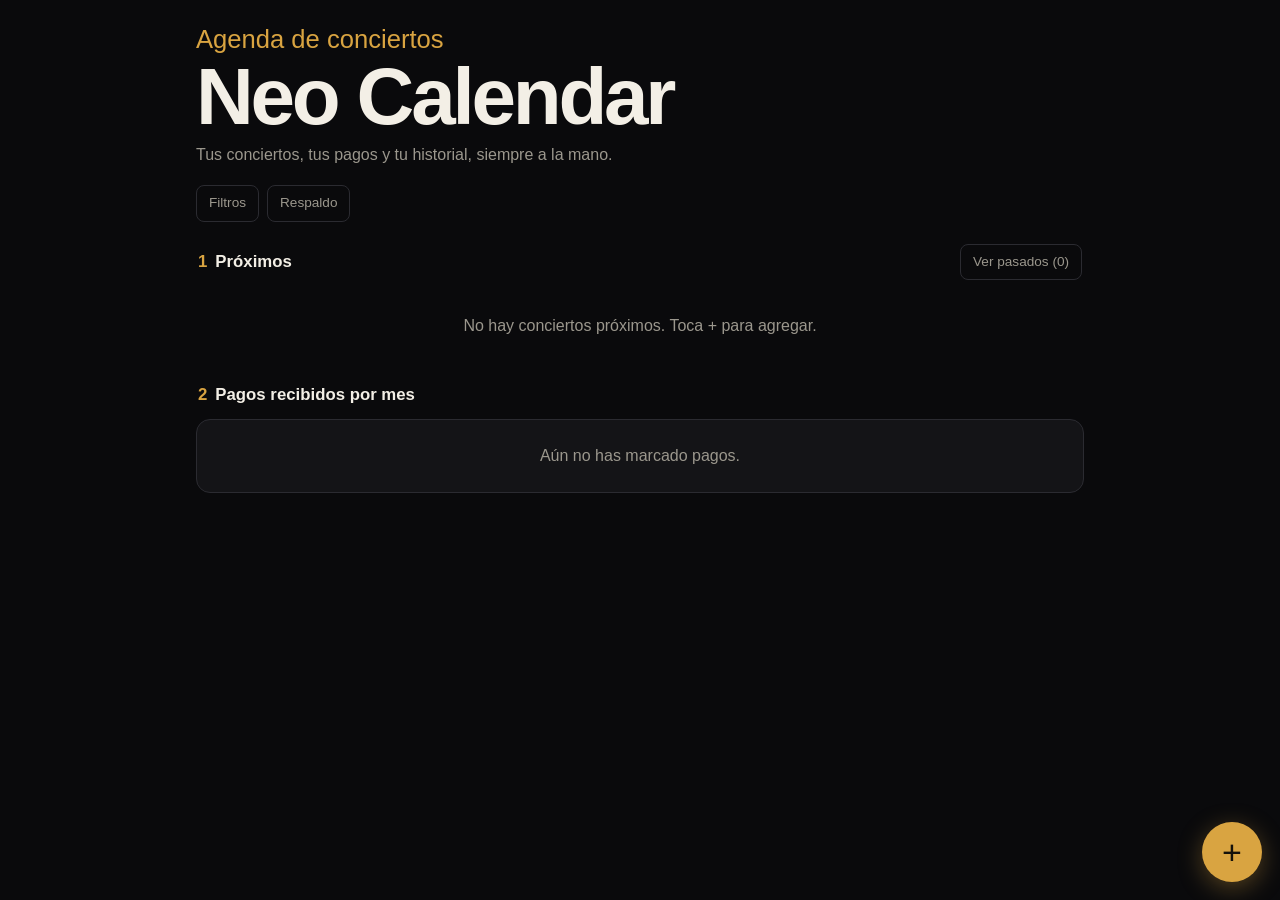
<file: calendar.html>
<!DOCTYPE html>
<html lang="es">
<head>
<meta charset="utf-8">
<meta name="viewport" content="width=device-width, initial-scale=1, viewport-fit=cover">
<meta name="apple-mobile-web-app-capable" content="yes">
<meta name="mobile-web-app-capable" content="yes">
<meta name="apple-mobile-web-app-status-bar-style" content="black-translucent">
<meta name="apple-mobile-web-app-title" content="Neo Calendar">
<meta name="theme-color" content="#0a0a0c">
<link rel="manifest" href="manifest.json">
<link rel="apple-touch-icon" href="icon.png">
<title>Neo Calendar</title>
<style>
:root{--bg:#0a0a0c;--card:#141417;--line:#2b2b31;--txt:#f3efe6;--mut:#9b978d;--acc:#d9a441;--bad:#ff6b6b;--ok:#6bd38a;box-sizing:border-box;padding-top:env(safe-area-inset-top,0px)}
*{box-sizing:border-box;-webkit-tap-highlight-color:transparent}
html,body{margin:0;background:var(--bg);color:var(--txt);font:16px/1.5 "Helvetica Neue",Arial,sans-serif}
main{max-width:920px;margin:auto;padding:28px 16px 120px}
h1{font-size:clamp(2.6rem,12vw,5rem);line-height:.92;margin:0 0 10px;font-weight:800;letter-spacing:-.04em}
h1 span{display:block;font-size:.32em;font-weight:400;letter-spacing:0;color:var(--acc);margin-bottom:8px}
.s{color:var(--mut);margin:0 0 18px;max-width:52ch}
.tools{display:flex;gap:8px;margin-bottom:18px}
.card{background:var(--card);border:1px solid var(--line);border-radius:14px;padding:18px;margin-bottom:14px}
h2{font-size:1.05rem;margin:0;font-weight:700}
h2 i{font-style:normal;color:var(--acc);margin-right:8px}
label{display:block;font-size:.82rem;color:var(--mut);margin:12px 0 0}
input,select,textarea{width:100%;margin-top:4px;padding:10px 12px;background:#0e0e11;border:1px solid var(--line);border-radius:8px;color:var(--txt);font:inherit;font-size:16px}
input:focus,select:focus,textarea:focus{outline:2px solid var(--acc);outline-offset:1px;border-color:transparent}
button{background:transparent;color:var(--txt);border:1px solid var(--line);border-radius:8px;padding:12px 16px;font:inherit;cursor:pointer}
button:hover{border-color:var(--acc)}
.ib{padding:7px 12px;font-size:.85rem;color:var(--mut)}
.ib.on{color:var(--acc);border-color:var(--acc)}
.pri{background:var(--acc);color:#14110a;border-color:var(--acc);font-weight:700;width:100%;margin-top:16px}
.two{display:grid;grid-template-columns:1fr 1fr;gap:10px}
.bar{display:flex;justify-content:space-between;align-items:center;margin:22px 2px 12px}
.fl{display:none}.fl.open{display:block}
.fl select{margin:0 0 8px}
.ev{border-left:3px solid var(--acc)}.ev.paid{border-left-color:var(--ok)}
.top{display:flex;justify-content:space-between;gap:8px}
.name{font-weight:700;font-size:1.1rem}.meta{color:var(--mut);font-size:.85rem;margin-top:2px}
.money{font-weight:700;color:var(--acc);white-space:nowrap;text-align:right}
.tag{font-size:.72rem;color:var(--mut);font-weight:400}
.acts{display:flex;gap:8px;margin-top:12px}
.pay{flex:1;border-color:var(--acc);color:var(--acc)}
.paid .pay{background:var(--ok);border-color:var(--ok);color:#0a1a10;font-weight:700}
.del{color:var(--bad)}
.mrow{display:flex;justify-content:space-between;padding:9px 0;border-bottom:1px solid var(--line);text-transform:capitalize}
.mrow:last-child{border:0}
.mrow b{color:var(--ok)}.tot{color:var(--acc);font-weight:800;font-size:1.2rem}
.empty{color:var(--mut);text-align:center;padding:22px}
.chips{display:flex;gap:6px;flex-wrap:wrap;margin-top:8px}
.chip{border-radius:99px;padding:6px 12px;font-size:.85rem;color:var(--acc);border-color:var(--acc)}
.fab{position:fixed;right:18px;bottom:calc(18px + env(safe-area-inset-bottom,0px));width:60px;height:60px;border-radius:50%;border:0;font-size:34px;line-height:1;padding:0;color:#14110a;background:var(--acc);box-shadow:0 6px 24px rgba(217,164,65,.35)}
.ov{position:fixed;inset:0;background:rgba(0,0,0,.65);display:none;align-items:flex-end;justify-content:center;z-index:5}
.ov.open{display:flex}
.sheet{background:var(--card);width:100%;max-width:720px;max-height:92%;overflow:auto;border-radius:18px 18px 0 0;padding:18px 18px calc(22px + env(safe-area-inset-bottom,0px));border:1px solid var(--line)}
.sh{display:flex;justify-content:space-between;align-items:center}
.sh b{font-size:1.1rem}
textarea{height:110px;font-size:12px}
.note{color:var(--mut);font-size:.82rem;margin:10px 0 0}
</style>
</head>
<body>
<main>
<h1><span>Agenda de conciertos</span>Neo Calendar</h1>
<p class="s">Tus conciertos, tus pagos y tu historial, siempre a la mano.</p>
<div class="tools"><button class="ib" id="bf">Filtros</button><button class="ib" id="bm">Respaldo</button></div>

<div class="fl card" id="fl">
<select id="fg"></select><select id="fp"><option value="">Todos los pagos</option><option value="paid">Pagados</option><option value="pend">Pendientes</option></select>
<select id="fm"></select><button class="ib" id="fc">Limpiar filtros</button>
</div>

<div class="bar"><h2><i>1</i><span id="lt">Próximos</span></h2><button class="ib" id="tog"></button></div>
<div id="list"></div>

<div class="bar"><h2><i>2</i>Pagos recibidos por mes</h2></div>
<div class="card" id="months"></div>
</main>

<button class="fab" id="fab" aria-label="Nuevo evento">+</button>

<div class="ov" id="ovn"><div class="sheet">
<div class="sh"><b>Nuevo concierto</b><button class="ib" data-close>Cerrar</button></div>
<label>Banda o grupo</label><input id="g" placeholder="Escribe el nombre" autocomplete="off">
<div class="chips" id="chips"></div>
<div class="two"><div><label>Día</label><input type="date" id="d"></div><div><label>Hora</label><input type="time" id="t" value="20:00"></div></div>
<label>Lugar</label><input id="p" placeholder="Ej: Club Social, Cali">
<label>Pago (COP)</label><input type="number" id="m" inputmode="numeric" placeholder="500000">
<p class="note" id="nn"></p>
<button class="pri" id="add">Guardar concierto</button>
</div></div>

<div class="ov" id="ovb"><div class="sheet">
<div class="sh"><b>Respaldo</b><button class="ib" data-close>Cerrar</button></div>
<p class="note">Copia tu respaldo y guárdalo en Notas. Para restaurar, pega el texto y toca Restaurar.</p>
<textarea id="bt"></textarea>
<div class="two" style="margin-top:10px"><button id="bc">Copiar</button><button id="br">Restaurar</button></div>
<p class="note" id="bn"></p>
</div></div>

<script>
const KEY="neo-calendar-v2",$=id=>document.getElementById(id);
let S={ev:[],gr:[]},past=false,armed=null,mem=null;
function load(){try{const r=localStorage.getItem(KEY);if(r)return JSON.parse(r)}catch(e){if(mem)return mem}return{ev:[],gr:[]}}
function save(){try{localStorage.setItem(KEY,JSON.stringify(S))}catch(e){mem=S}}
const cop=n=>new Intl.NumberFormat("es-CO",{style:"currency",currency:"COP",maximumFractionDigits:0}).format(n||0);
const esc=s=>String(s).replace(/[&<>"]/g,c=>({"&":"&amp;","<":"&lt;",">":"&gt;",'"':"&quot;"}[c]));
const when=e=>new Date(e.d+"T"+(e.t||"00:00"));
const mname=k=>new Date(k+"-15T12:00").toLocaleDateString("es-CO",{month:"long",year:"numeric"});
const dname=e=>when(e).toLocaleDateString("es-CO",{weekday:"short",day:"numeric",month:"short",year:"numeric"});
const today=()=>{const n=new Date();return new Date(n-n.getTimezoneOffset()*6e4).toISOString().slice(0,10)};

function open(id){$(id).classList.add("open")}
function closeAll(){document.querySelectorAll(".ov").forEach(o=>o.classList.remove("open"))}
function init(){
 S=load();S.gr=S.gr||[];
 $("fab").onclick=()=>{$("d").value=$("d").value||today();$("nn").textContent="";chips();open("ovn")};
 document.querySelectorAll("[data-close]").forEach(b=>b.onclick=closeAll);
 document.querySelectorAll(".ov").forEach(o=>o.onclick=e=>{if(e.target===o)closeAll()});
 $("add").onclick=add;
 $("bf").onclick=()=>$("fl").classList.toggle("open");
 ["fg","fp","fm"].forEach(i=>$(i).onchange=render);
 $("fc").onclick=()=>{$("fg").value=$("fp").value=$("fm").value="";render()};
 $("tog").onclick=()=>{past=!past;render()};
 $("bm").onclick=()=>{$("bt").value=JSON.stringify(S);$("bn").textContent="";open("ovb")};
 $("bc").onclick=()=>{$("bt").select();try{navigator.clipboard.writeText($("bt").value);$("bn").textContent="Copiado."}catch(e){$("bn").textContent="Mantén presionado el texto y copia."}};
 $("br").onclick=()=>{try{const o=JSON.parse($("bt").value);if(!Array.isArray(o.ev))throw 0;S={ev:o.ev,gr:o.gr||[]};save();render();closeAll()}catch(e){$("bn").textContent="Respaldo no válido."}};
 render();
 if("serviceWorker" in navigator)try{navigator.serviceWorker.register("sw.js").catch(()=>{})}catch(e){}
}
function chips(){
 const g=[...new Set([...S.gr,...S.ev.map(e=>e.g)])].sort();
 $("chips").innerHTML=g.map(x=>`<button class="chip" data-g="${esc(x)}">${esc(x)}</button>`).join("");
 document.querySelectorAll("[data-g]").forEach(b=>b.onclick=()=>{$("g").value=b.dataset.g});
}
function add(){
 const g=$("g").value.trim(),d=$("d").value;
 if(!g||!d){$("nn").textContent="Falta el grupo o el día.";return}
 if(!S.gr.includes(g))S.gr.push(g);
 S.ev.push({id:Date.now(),g,d,t:$("t").value,p:$("p").value.trim(),m:+$("m").value||0,paid:false});
 $("p").value=$("m").value=$("g").value="";save();render();closeAll();
}
function render(){
 const now=new Date(),paidEv=S.ev.filter(e=>e.paid),tot={};
 paidEv.forEach(e=>{const k=e.d.slice(0,7);tot[k]=(tot[k]||0)+e.m});
 const ks=Object.keys(tot).sort().reverse(),all=ks.reduce((a,k)=>a+tot[k],0);
 $("months").innerHTML=ks.length?ks.map(k=>`<div class="mrow"><span>${mname(k)}</span><b>${cop(tot[k])}</b></div>`).join("")+`<div class="mrow"><span>Total acumulado</span><span class="tot">${cop(all)}</span></div>`:'<div class="empty" style="padding:6px">Aún no has marcado pagos.</div>';
 const gs=[...new Set([...S.gr,...S.ev.map(e=>e.g)])].sort(),mk=[...new Set(S.ev.map(e=>e.d.slice(0,7)))].sort().reverse();
 const cg=$("fg").value,cm=$("fm").value;
 $("fg").innerHTML='<option value="">Todos los grupos</option>'+gs.map(g=>`<option${g===cg?" selected":""}>${esc(g)}</option>`).join("");
 $("fm").innerHTML='<option value="">Todos los meses</option>'+mk.map(k=>`<option value="${k}"${k===cm?" selected":""}>${mname(k)}</option>`).join("");
 const fg=$("fg").value,fp=$("fp").value,fm=$("fm").value;
 $("bf").classList.toggle("on",!!(fg||fp||fm));
 const l=S.ev.filter(e=>(!fg||e.g===fg)&&(!fm||e.d.startsWith(fm))&&(!fp||(fp==="paid")===e.paid));
 const up=l.filter(e=>when(e)>=now).sort((a,b)=>when(a)-when(b)),ps=l.filter(e=>when(e)<now).sort((a,b)=>when(b)-when(a));
 const sh=past?ps:up;
 $("lt").textContent=past?"Eventos pasados":"Próximos";
 $("tog").textContent=past?"← Ver próximos":`Ver pasados (${ps.length})`;
 $("list").innerHTML=sh.length?sh.map(card).join(""):`<div class="empty">${past?"No hay eventos pasados.":"No hay conciertos próximos. Toca + para agregar."}</div>`;
 document.querySelectorAll("[data-pay]").forEach(b=>b.onclick=()=>{const e=S.ev.find(x=>x.id==b.dataset.pay);e.paid=!e.paid;save();render()});
 document.querySelectorAll("[data-del]").forEach(b=>b.onclick=()=>{if(armed==b.dataset.del){S.ev=S.ev.filter(x=>x.id!=armed);armed=null;save()}else armed=b.dataset.del;render()});
}
function card(e){return `<article class="card ev${e.paid?" paid":""}"><div class="top"><div><div class="name">${esc(e.g)}</div><div class="meta">${dname(e)} · ${esc(e.t||"")}</div><div class="meta">📍 ${esc(e.p||"Sin lugar")}</div></div><div class="money">${cop(e.m)}<div class="tag">${e.paid?"Pagado":"Pendiente"}</div></div></div><div class="acts"><button class="pay" data-pay="${e.id}">${e.paid?"✓ Pago recibido":"Marcar como pagado"}</button><button class="del" data-del="${e.id}">${armed==e.id?"¿Seguro?":"Borrar"}</button></div></article>`}
init();
</script>
</body>
</html>
</file>
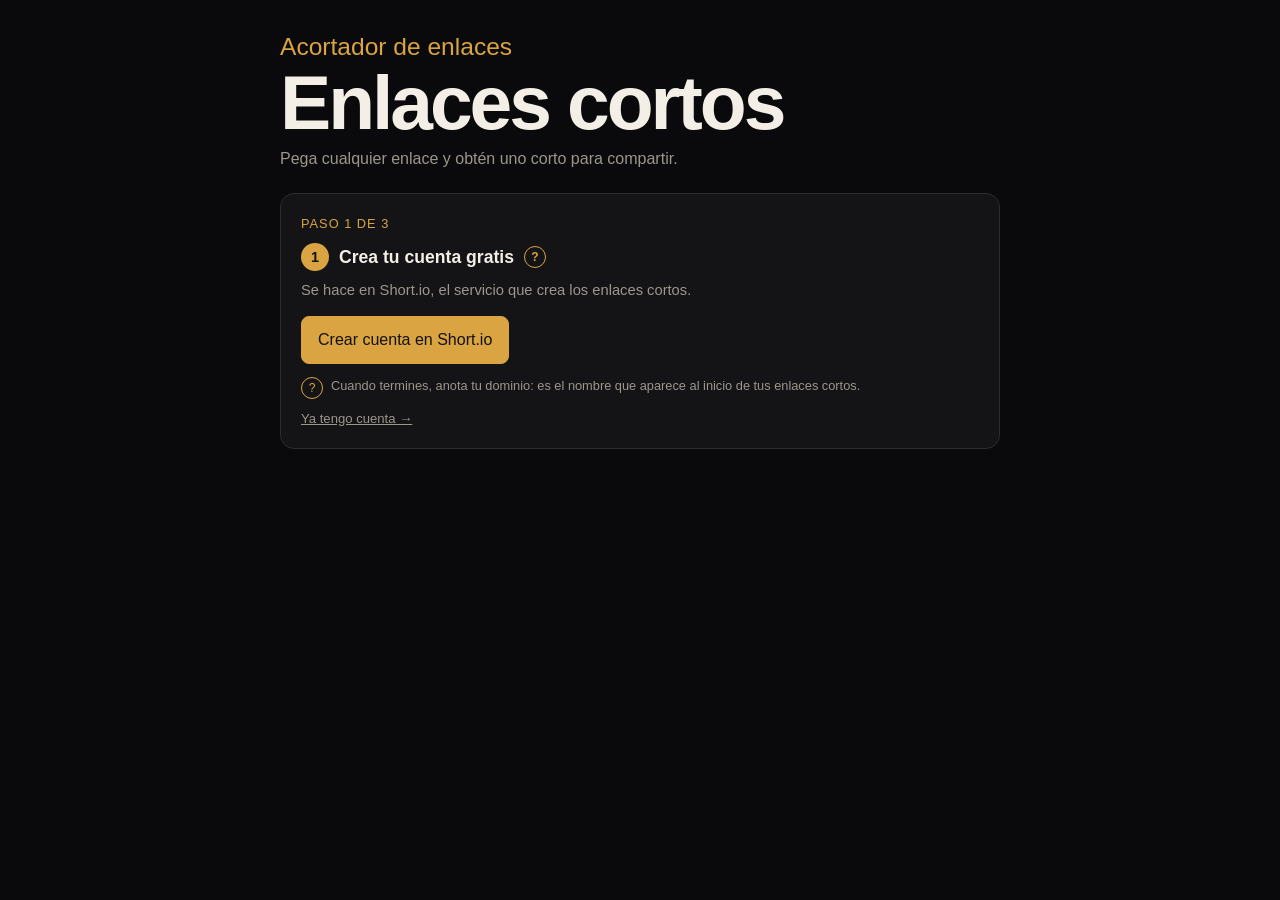
<file: links.html>
<!DOCTYPE html>
<html lang="es">
<head>
<meta charset="utf-8">
<meta name="viewport" content="width=device-width, initial-scale=1, viewport-fit=cover">
<title>Acortador</title>
<style>
:root{--bg:#0a0a0c;--card:#141417;--line:#2b2b31;--txt:#f3efe6;--mut:#9b978d;--acc:#d9a441;--bad:#ff6b6b;--ok:#6bd38a;--in:#0e0e11}
*{box-sizing:border-box}
body{margin:0;background:var(--bg);color:var(--txt);font:16px/1.5 "Helvetica Neue",Arial,sans-serif;padding:36px 16px 80px}
main{max-width:720px;margin:auto}
h1{font-size:clamp(2.6rem,10vw,4.8rem);line-height:.92;margin:0 0 10px;font-weight:800;letter-spacing:-.04em}
h1 span{display:block;font-size:.32em;font-weight:400;letter-spacing:0;color:var(--acc);margin-bottom:8px}
.s{color:var(--mut);margin:0 0 22px;max-width:52ch}
.card{background:var(--card);border:1px solid var(--line);border-radius:14px;padding:20px;margin-bottom:16px}
h2{font-size:1.05rem;margin:0 0 6px;font-weight:700}h2 i{font-style:normal;color:var(--acc);margin-right:8px}
label{display:block;font-size:.82rem;color:var(--mut);margin-top:12px}
input{width:100%;margin-top:4px;padding:10px 12px;background:var(--in);border:1px solid var(--line);border-radius:8px;color:var(--txt);font:inherit;font-size:16px}
input:focus{outline:2px solid var(--acc);outline-offset:1px;border-color:transparent}
button,a.btn{display:inline-block;text-align:center;text-decoration:none;background:transparent;color:var(--txt);border:1px solid var(--line);border-radius:8px;padding:11px 16px;font:inherit;cursor:pointer}
button:hover,a.btn:hover{border-color:var(--acc)}
.p{background:var(--acc)!important;color:#14110a!important;border-color:var(--acc)!important;font-weight:700}
.w{width:100%;margin-top:14px}
.pg{color:var(--acc);font-size:.8rem;text-transform:uppercase;letter-spacing:1px;margin-bottom:10px}
.sh{display:flex;align-items:center;gap:10px;font-weight:700;font-size:1.1rem}
.n{flex:none;width:28px;height:28px;border-radius:50%;background:var(--acc);color:#14110a;display:grid;place-items:center;font-size:.9rem}
.q{flex:none;width:22px;height:22px;border-radius:50%;padding:0;font-size:.75rem;line-height:1;color:var(--acc);border-color:var(--acc);display:inline-grid;place-items:center}
.d{color:var(--mut);font-size:.92rem;margin:8px 0 14px}
.sm{color:var(--mut);font-size:.8rem;margin:12px 0 0;display:flex;gap:8px;align-items:flex-start}
.sm .q{margin-top:1px}
.lk{background:none;border:0;color:var(--mut);font-size:.82rem;text-decoration:underline;padding:10px 0 0;display:block}
.lq{display:flex;align-items:center;gap:8px}
.res{margin-top:14px}.big{color:var(--acc);font-weight:700;font-size:1.15rem;word-break:break-all}
.it{border-top:1px solid var(--line);padding:12px 0}.it:first-child{border:0}
.dst{color:var(--mut);font-size:.82rem;word-break:break-all}
.row{display:flex;gap:8px;margin-top:8px;flex-wrap:wrap}
#msg,#cm{margin-top:12px;min-height:1.2em;font-size:.9rem}.e{color:var(--bad)}.o{color:var(--ok)}
.hide{display:none!important}
#tip{position:fixed;z-index:20;max-width:280px;background:#1d1d22;border:1px solid var(--acc);border-radius:10px;padding:10px 12px;font-size:.84rem;line-height:1.45;white-space:pre-line;display:none;pointer-events:none;box-shadow:0 8px 24px rgba(0,0,0,.5)}
#tip b{display:block;color:var(--acc);margin-bottom:4px}
</style>
</head>
<body>
<main>
<h1><span>Acortador de enlaces</span>Enlaces cortos</h1>
<p class="s">Pega cualquier enlace y obtén uno corto para compartir.</p>
<button id="cfgt" class="hide" style="margin:-8px 0 18px;padding:7px 12px;font-size:.85rem;color:var(--mut)">⚙ Cambiar configuración</button>

<!-- GUÍA: un paso a la vez -->
<section class="card hide" id="cfg">
<div class="pg" id="pg"></div>

<div id="s1" class="hide">
<div class="sh"><span class="n">1</span>Crea tu cuenta gratis<button class="q" data-h="cuenta" aria-label="Ayuda">?</button></div>
<div class="d">Se hace en Short.io, el servicio que crea los enlaces cortos.</div>
<a id="b1" class="btn p" href="https://app.short.io/public/register" target="_blank" rel="noopener">Crear cuenta en Short.io</a>
<div class="sm"><button class="q" data-h="dominio" aria-label="Ayuda">?</button><span>Cuando termines, anota tu dominio: es el nombre que aparece al inicio de tus enlaces cortos.</span></div>
<button class="lk" id="k1">Ya tengo cuenta →</button>
</div>

<div id="s2" class="hide">
<div class="sh"><span class="n">2</span>Crea tu clave pública y cópiala<button class="q" data-h="clave" aria-label="Ayuda">?</button></div>
<div class="d">Es el permiso para que esta página cree enlaces en tu cuenta. Cópiala porque la vas a pegar en el siguiente paso.</div>
<a id="b2" class="btn p" href="https://app.short.io/settings/integrations/api-key" target="_blank" rel="noopener">Abrir página de claves</a>
<button class="lk" id="k2">Ya tengo mi clave →</button>
</div>

<div id="s3" class="hide">
<div class="sh"><span class="n" id="n3">3</span>Pega tus datos<button class="q" data-h="pegar" aria-label="Ayuda">?</button></div>
<label>Dominio<input id="dom" placeholder="tuenlace.short.gy" autocapitalize="none"></label>
<label>Clave pública<input id="key" placeholder="pk_..." autocapitalize="none"></label>
<button class="p w" id="sc">Guardar y empezar</button>
<button class="w hide" id="cc">Cancelar</button>
<div id="cm"></div>
<div class="row" style="margin-top:14px"><a class="btn" href="https://app.short.io/settings/integrations/api-key" target="_blank" rel="noopener" style="font-size:.88rem;padding:8px 12px">Abrir página de claves</a></div>
</div>
</section>

<!-- ACORTAR -->
<section class="card hide" id="main">
<h2><i>1</i>Nuevo enlace</h2>
<label class="lq">Enlace largo <button class="q" data-h="largo" aria-label="Ayuda">?</button></label>
<input id="u" placeholder="https://..." inputmode="url" autocapitalize="none" style="margin-top:4px">
<label class="lq">Nombre personalizado (opcional) <button class="q" data-h="nombre" aria-label="Ayuda">?</button></label>
<input id="a" placeholder="mi-concierto" autocapitalize="none" style="margin-top:4px">
<button class="p w" id="go">Acortar</button>
<div class="res" id="res"></div><div id="msg"></div>
</section>

<section class="card hide" id="hc">
<h2><i>2</i>Mis enlaces recientes</h2>
<div id="hist"></div>
<div class="row"><button id="clr">Borrar historial</button></div>
</section>
</main>

<div id="tip"><b id="tt"></b><div id="tb"></div></div>

<script>
// Opcional: si escribes aquí tu dominio y clave pública, la guía ya no aparece.
var DOMAIN = "";
var PUBLIC_KEY = "";

var HELP = {
  cuenta: ["Short.io", "Es el servicio que crea los enlaces cortos. Crear la cuenta es gratis: usa tu correo, inventa una contraseña y confirma tu correo si te lo pide."],
  dominio: ["Tu dominio", "Es la primera parte de tus enlaces cortos. En algo.short.gy/mi-concierto, el dominio es algo.short.gy.\nLo ves en tu cuenta de Short.io, en la sección de dominios."],
  clave: ["Clave pública", "1. Toca \"Create API key\".\n2. En el tipo elige Public.\n3. En el acceso elige All domains o tu dominio.\n4. Toca Create y copia la clave (empieza con pk_).\nUna clave pública solo puede crear enlaces, es segura."],
  pegar: ["Pegar datos", "Pega el dominio (sin https:// ni barra final) y la clave, sin espacios.\nSi sale \"acceso denegado\", la clave se creó como privada: créala de nuevo y elige Public."],
  largo: ["Enlace largo", "La dirección que quieres acortar: Spotify, YouTube, WhatsApp, Instagram o cualquier página."],
  nombre: ["Nombre personalizado", "Opcional. Si lo dejas vacío se crea uno automático. Si escribes mi-concierto, tu enlace será tudominio/mi-concierto."]
};

var $ = function (i) { return document.getElementById(i); };
var CK = "acortador-cfg-v2", HK = "acortador-hist-v1", mem = {}, editing = false, step = 1, ret = false;
function get(k, d) { try { var r = localStorage.getItem(k); return r ? JSON.parse(r) : d; } catch (e) { return mem[k] || d; } }
function put(k, v) { try { localStorage.setItem(k, JSON.stringify(v)); } catch (e) { mem[k] = v; } }
var C = get(CK, {}), H = get(HK, []);
function dom() { return DOMAIN || C.d || ""; }
function key() { return PUBLIC_KEY || C.k || ""; }
function el(t, c, x) { var e = document.createElement(t); if (c) e.className = c; if (x !== undefined) e.textContent = x; return e; }
function say(id, t, ok) { var m = $(id); m.textContent = t; m.className = ok ? "o" : "e"; }

// Si ya abriste la configuración antes, solo se muestra donde pegar los datos
function enter() { ret = !!C.seen; step = ret ? 3 : 1; }
function show() {
  var ok = !!(dom() && key()), cfg = !ok || editing;
  $("cfg").className = cfg ? "card" : "card hide";
  $("main").className = (ok && !editing) ? "card" : "card hide";
  $("hc").className = (ok && !editing) ? "card" : "card hide";
  $("cfgt").className = (ok && !editing && !DOMAIN) ? "" : "hide";
  $("cc").className = (ok && editing) ? "w" : "w hide";
  for (var i = 1; i <= 3; i++) $("s" + i).className = (i === step) ? "" : "hide";
  $("pg").className = ret ? "hide" : "pg"; $("pg").textContent = "Paso " + step + " de 3";
  $("n3").className = ret ? "n hide" : "n";
  $("dom").value = dom(); $("key").value = key();
}
function go(n) { step = n; show(); }

$("b1").onclick = function () { C.seen = true; put(CK, C); go(2); };
$("k1").onclick = function () { C.seen = true; put(CK, C); go(2); };
$("b2").onclick = function () { go(3); };
$("k2").onclick = function () { go(3); };
$("sc").onclick = function () {
  var d = $("dom").value.trim().replace(/^https?:\/\//, "").replace(/\/+$/, ""), k = $("key").value.trim();
  if (!d || !k) { say("cm", "Falta el dominio o la clave.", 0); return; }
  C = { d: d, k: k, seen: true }; put(CK, C); editing = false; say("cm", "", 1); show(); say("msg", "¡Listo! Ya puedes acortar tu primer enlace.", 1);
};
$("cfgt").onclick = function () { editing = true; enter(); show(); scrollTo(0, 0); };
$("cc").onclick = function () { editing = false; show(); };
$("clr").onclick = function () { H = []; put(HK, H); draw(); };

// Ayudas que aparecen al pasar el mouse (o al tocar) y desaparecen al salir
var tipBtn = null;
function showTip(b) {
  var h = HELP[b.dataset.h]; tipBtn = b;
  $("tt").textContent = h[0]; $("tb").textContent = h[1];
  var t = $("tip"); t.style.display = "block";
  var r = b.getBoundingClientRect(), w = t.offsetWidth, hh = t.offsetHeight;
  var left = Math.max(8, Math.min(r.left + r.width / 2 - w / 2, innerWidth - w - 8));
  var top = r.bottom + 8; if (top + hh > innerHeight - 8) top = r.top - hh - 8;
  t.style.left = left + "px"; t.style.top = Math.max(8, top) + "px";
}
function hideTip() { $("tip").style.display = "none"; tipBtn = null; }
document.querySelectorAll("[data-h]").forEach(function (b) {
  b.onmouseenter = function () { showTip(b); };
  b.onmouseleave = hideTip;
  b.onfocus = function () { showTip(b); };
  b.onblur = hideTip;
  b.onclick = function (e) { e.stopPropagation(); showTip(b); };
});
document.addEventListener("click", hideTip);
addEventListener("scroll", hideTip, true);

function draw() {
  var b = $("hist"); b.textContent = "";
  if (!H.length) { b.appendChild(el("div", "dst", "Aún no has creado enlaces.")); return; }
  H.forEach(function (x) {
    var d = el("div", "it"); d.appendChild(el("div", "big", x.s)); d.appendChild(el("div", "dst", "→ " + x.u));
    var r = el("div", "row"), c = el("button", "", "Copiar");
    c.onclick = function () { try { navigator.clipboard.writeText(x.s); c.textContent = "Copiado"; } catch (e) { c.textContent = "Copia a mano"; } };
    r.appendChild(c); d.appendChild(r); b.appendChild(d);
  });
}

$("go").onclick = function () {
  var u = $("u").value.trim(), a = $("a").value.trim();
  if (!u) { say("msg", "Pega un enlace primero.", 0); return; }
  if (!/^https?:\/\//i.test(u)) u = "https://" + u;
  var body = { originalURL: u, domain: dom(), allowDuplicates: false };
  if (a) body.path = a;
  say("msg", "Creando...", 1); $("res").textContent = "";
  fetch("https://api.short.io/links/public", {
    method: "POST",
    headers: { "Content-Type": "application/json", "Accept": "application/json", "Authorization": key() },
    body: JSON.stringify(body)
  }).then(function (r) {
    return r.json().then(function (d) { return { ok: r.ok, d: d }; });
  }).then(function (x) {
    if (!x.ok) { say("msg", ((x.d && (x.d.error || x.d.message)) || "Short.io rechazó la solicitud.") + " Si el problema es la clave, toca ⚙ Cambiar configuración.", 0); return; }
    var s = x.d.secureShortURL || x.d.shortURL;
    $("msg").textContent = ""; $("res").textContent = "";
    $("res").appendChild(el("div", "big", s));
    var c = el("button", "", "Copiar enlace"); c.style.marginTop = "8px";
    c.onclick = function () { try { navigator.clipboard.writeText(s); c.textContent = "Copiado"; } catch (e) { } };
    $("res").appendChild(c);
    H.unshift({ s: s, u: u }); H = H.slice(0, 30); put(HK, H); draw();
    $("u").value = ""; $("a").value = "";
  }).catch(function () { say("msg", "No se pudo conectar con Short.io. Revisa tu internet, el dominio y la clave.", 0); });
};
enter(); show(); draw();
</script>
</body>
</html>
</file>
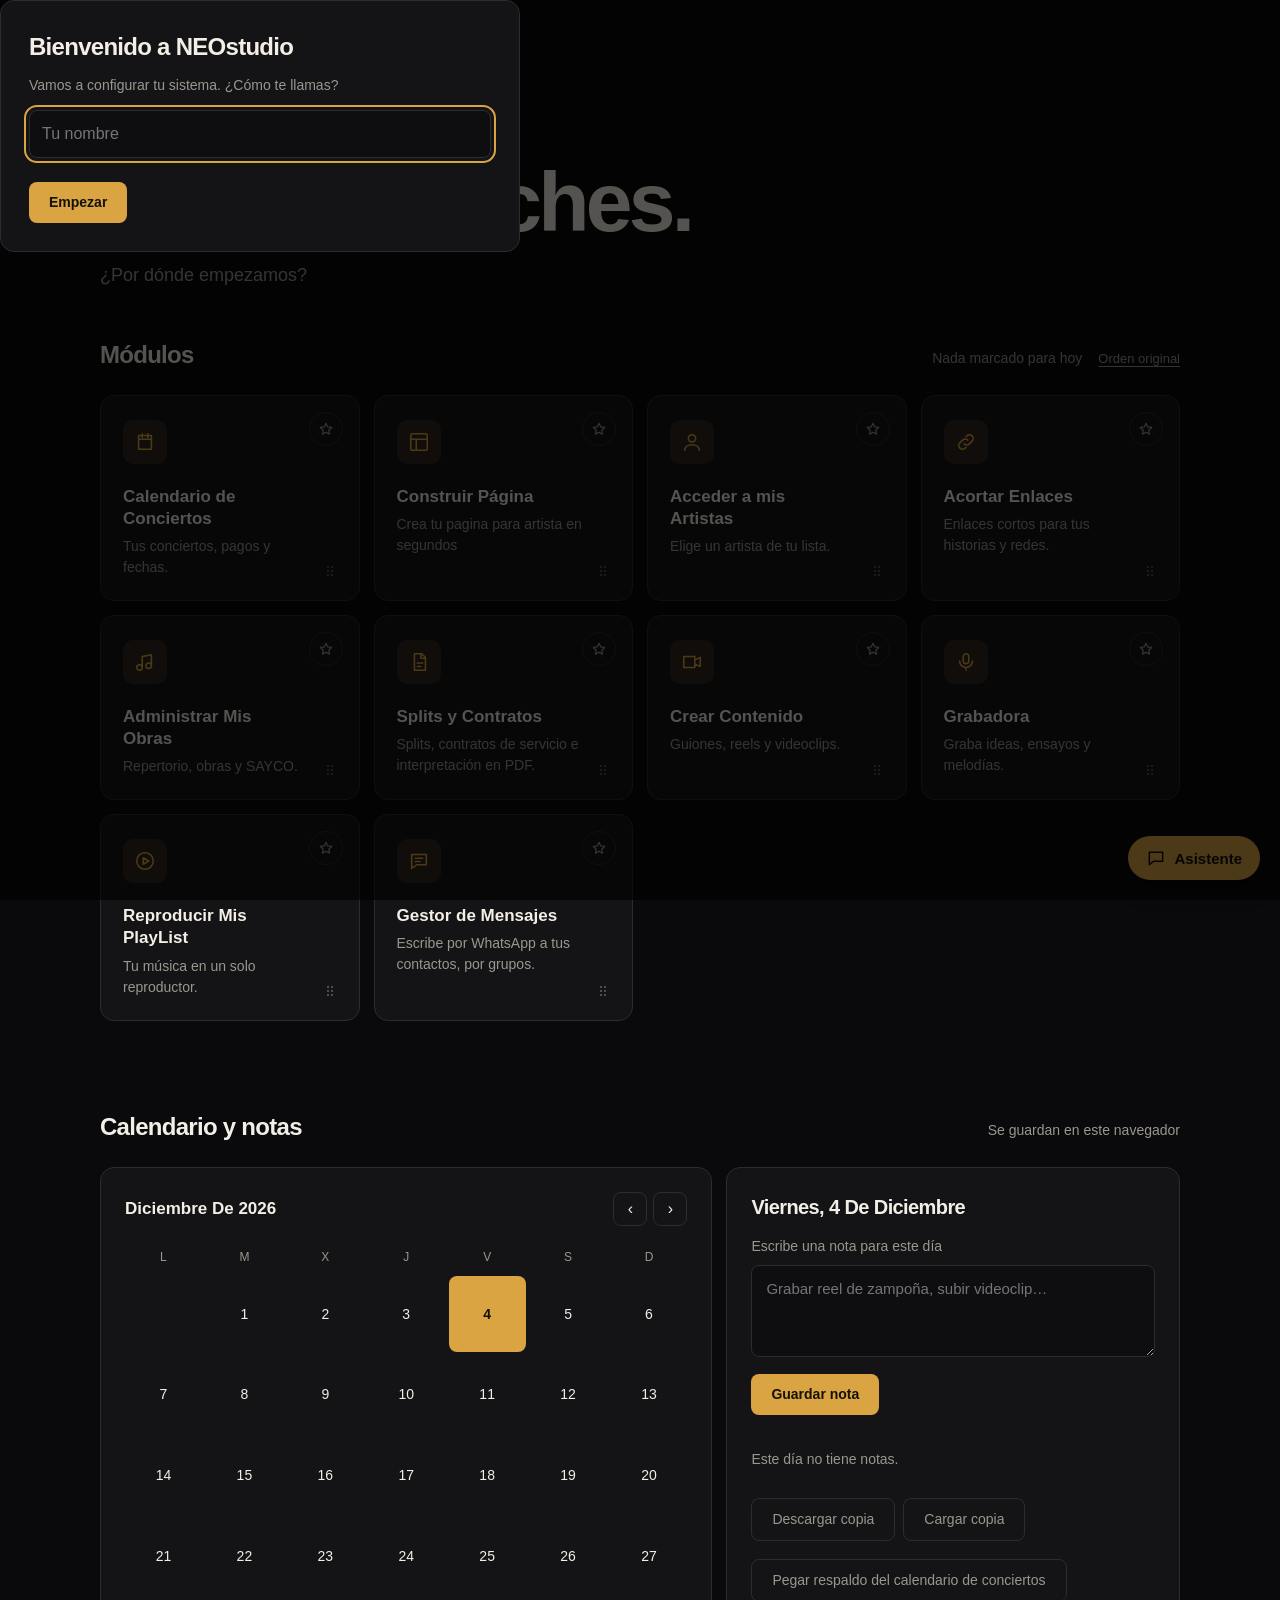
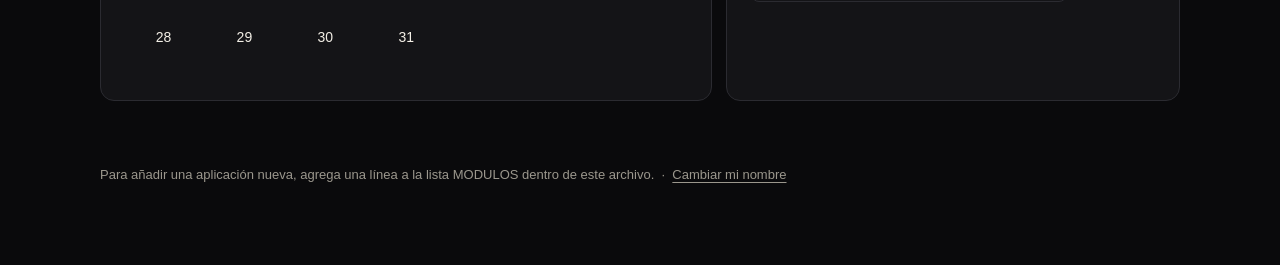
<file: NeoStudio.html>
<!DOCTYPE html>
<html lang="es">
<head>
<meta charset="utf-8">
<meta name="viewport" content="width=device-width, initial-scale=1">
<title>NEOstudio</title>
<style>
:root{--bg:#F2F3EF;--surface:#FFFFFF;--ink:#18262E;--muted:#68777D;--line:#E0E4DF;--accent:#2D6A86;--accent-soft:#E3EEF3;--warm:#C8923A;--warm-soft:#F7EBD4}
@media (prefers-color-scheme:dark){:root{--bg:#0F191E;--surface:#16232A;--ink:#E8EDEA;--muted:#8FA0A6;--line:#25353D;--accent:#7BBAD6;--accent-soft:#1D3641;--warm:#E0AE5C;--warm-soft:#33291A}}
*{box-sizing:border-box;margin:0}
html{background:var(--bg)}
body{font-family:Manrope,system-ui,-apple-system,"Segoe UI",sans-serif;color:var(--ink);background:var(--bg);line-height:1.5;padding:0 24px 80px}
.wrap{max-width:1080px;margin:0 auto}
button{font:inherit;color:inherit;cursor:pointer}
:focus-visible{outline:2px solid var(--accent);outline-offset:3px}
header{display:flex;align-items:center;gap:10px;padding:28px 0 0;color:var(--muted);font-size:14px}
header svg{width:22px;height:22px;color:var(--warm)}
.hero{padding:72px 0 48px}
.fecha{color:var(--muted);font-size:15px;margin-bottom:14px}
h1{font-family:Fraunces,Georgia,serif;font-weight:400;font-size:clamp(40px,7vw,76px);line-height:1.05;letter-spacing:-.02em;max-width:14ch}
.sub{margin-top:18px;color:var(--muted);font-size:18px;max-width:46ch}
h2{font-family:Fraunces,Georgia,serif;font-weight:400;font-size:28px;letter-spacing:-.01em}
.sec-head{display:flex;justify-content:space-between;align-items:baseline;gap:16px;margin-bottom:22px;flex-wrap:wrap}
.sec-head p{color:var(--muted);font-size:14px}
.grid{display:grid;grid-template-columns:repeat(auto-fill,minmax(240px,1fr));gap:14px}
.card{position:relative;background:var(--surface);border:1px solid var(--line);border-radius:20px;transition:border-color .2s,transform .2s}
.card:hover{border-color:var(--accent);transform:translateY(-2px)}
.card a{display:block;padding:24px 22px 22px;color:inherit;text-decoration:none;border-radius:20px;min-height:178px}
.ico{width:44px;height:44px;border-radius:14px;background:var(--accent-soft);color:var(--accent);display:grid;place-items:center;margin-bottom:22px}
.ico svg{width:22px;height:22px}
.card h3{font-size:17px;font-weight:600;line-height:1.3;padding-right:34px}
.card p{margin-top:6px;color:var(--muted);font-size:14px}
.pin{position:absolute;top:16px;right:16px;width:34px;height:34px;border-radius:50%;border:1px solid var(--line);background:transparent;display:grid;place-items:center;color:var(--muted)}
.pin svg{width:16px;height:16px}
.pin:hover{border-color:var(--warm);color:var(--warm)}
.card.hoy{border-color:var(--warm)}
.card.hoy .ico{background:var(--warm-soft);color:var(--warm)}
.card.hoy .pin{background:var(--warm);border-color:var(--warm);color:#fff}
.tag{display:inline-block;margin-top:10px;font-size:12px;padding:2px 10px;border-radius:99px;background:var(--warm-soft);color:var(--warm)}
.cal-sec{margin-top:88px}
.cal{display:grid;grid-template-columns:1.35fr 1fr;gap:14px}
.panel{background:var(--surface);border:1px solid var(--line);border-radius:20px;padding:24px}
.mes{display:flex;align-items:center;justify-content:space-between;margin-bottom:16px}
.mes strong{font-size:17px;font-weight:600;text-transform:capitalize}
.nav{display:flex;gap:6px}
.nav button{width:34px;height:34px;border-radius:50%;border:1px solid var(--line);background:transparent;font-size:16px}
.nav button:hover{border-color:var(--accent)}
.dias{display:grid;grid-template-columns:repeat(7,1fr);gap:4px;text-align:center}
.dias .dn{font-size:12px;color:var(--muted);padding:6px 0}
.dia{aspect-ratio:1;border:0;background:transparent;border-radius:12px;position:relative;font-size:14px}
.dia:hover{background:var(--accent-soft)}
.dia.hoy{color:var(--warm);font-weight:600}
.dia.sel{background:var(--accent);color:#fff}
.dia.nota::after{content:"";position:absolute;bottom:7px;left:50%;width:5px;height:5px;margin-left:-2.5px;border-radius:50%;background:var(--warm)}
.dia.sel.nota::after{background:#fff}
.panel h3{font-family:Fraunces,Georgia,serif;font-weight:400;font-size:22px;text-transform:capitalize;margin-bottom:14px}
textarea{width:100%;min-height:92px;resize:vertical;border:1px solid var(--line);border-radius:14px;background:var(--bg);color:var(--ink);font:inherit;font-size:15px;padding:12px 14px}
textarea:focus{outline:none;border-color:var(--accent)}
.btn{margin-top:10px;border:0;border-radius:99px;background:var(--accent);color:#fff;padding:10px 20px;font-weight:600;font-size:14px}
.btn.sec{background:transparent;color:var(--muted);border:1px solid var(--line);font-weight:500}
.notas{list-style:none;padding:0;margin-top:18px;display:grid;gap:8px}
.notas li{display:flex;gap:10px;justify-content:space-between;align-items:flex-start;padding:12px 14px;border-radius:14px;background:var(--bg);font-size:15px;white-space:pre-wrap;word-break:break-word}
.notas button{border:0;background:transparent;color:var(--muted);font-size:13px;flex:none}
.notas button:hover{color:var(--warm)}
.vacio{color:var(--muted);font-size:14px;margin-top:16px}
.copia{margin-top:18px;display:flex;gap:8px;flex-wrap:wrap}
footer{margin-top:64px;color:var(--muted);font-size:13px}
.card p{padding-right:26px}
.grip{position:absolute;bottom:14px;right:14px;width:30px;height:30px;border:0;background:transparent;color:var(--muted);border-radius:8px;cursor:grab;display:grid;place-items:center;opacity:.55}
.grip:hover,.grip:focus-visible{opacity:1;background:var(--accent-soft)}
.grip svg{width:16px;height:16px}
.card.arrastrando{opacity:.4}
.card.sobre{border-color:var(--accent);border-style:dashed}
.linkbtn{border:0;background:transparent;color:var(--muted);font-size:13px;text-decoration:underline;text-underline-offset:3px;padding:0}
.linkbtn:hover{color:var(--accent)}
dialog{border:1px solid var(--line);border-radius:24px;background:var(--surface);color:var(--ink);padding:28px;width:min(520px,calc(100vw - 32px));max-height:80vh;overflow:auto}
dialog::backdrop{background:rgba(15,25,30,.45)}
.dhead{display:flex;justify-content:space-between;align-items:center;margin-bottom:6px}
.cerrar{border:0;background:transparent;font-size:22px;color:var(--muted);width:34px;height:34px;border-radius:50%}
.cerrar:hover{background:var(--accent-soft)}
.artistas{list-style:none;padding:0;margin:18px 0 0;display:grid;gap:8px}
.artista{display:flex;align-items:center;gap:14px;padding:12px 14px;border-radius:16px;background:var(--bg);color:inherit;text-decoration:none;border:1px solid transparent}
a.artista:hover{border-color:var(--accent)}
.av{width:40px;height:40px;border-radius:50%;background:var(--accent-soft);color:var(--accent);display:grid;place-items:center;font-weight:600;flex:none}
.artista .nom{font-weight:600;font-size:15px;flex:1;word-break:break-word}
.artista .tag{margin:0}
.estado{color:var(--muted);font-size:14px;margin-top:10px}
.dfoot{display:flex;gap:18px;margin-top:20px;flex-wrap:wrap}
@media (max-width:780px){.cal{grid-template-columns:1fr}.hero{padding:48px 0 36px}}
@media (prefers-reduced-motion:reduce){.card{transition:none}.card:hover{transform:none}}

/* ===== Tema: mismo look de Splits y Contratos (solo aspecto, no toca el funcionamiento) ===== */
:root{--bg:#0a0a0c;--surface:#141417;--ink:#f3efe6;--muted:#9b978d;--line:#2b2b31;--accent:#d9a441;--accent-soft:rgba(217,164,65,.13);--warm:#f0c36a;--warm-soft:rgba(240,195,106,.16)}
body{font-family:"Helvetica Neue",Arial,sans-serif}
h1,h2,.panel h3{font-family:"Helvetica Neue",Arial,sans-serif;font-weight:800;letter-spacing:-.03em}
h1{font-size:clamp(26px,7.4vw,84px);line-height:1;letter-spacing:-.045em;max-width:none;white-space:nowrap}
h2{font-size:24px}
.panel h3{font-size:20px;font-weight:700}
.fecha{color:var(--accent);font-size:16px}
.card,.panel,dialog{border-radius:14px}
.card a{border-radius:14px}
.ico{border-radius:10px}
.btn{border-radius:8px;color:#14110a;font-weight:700}
.btn.sec{color:var(--muted);font-weight:500}
.nav button,.dia,.artista,.notas li{border-radius:8px}
.nav button{border-radius:8px}
textarea{border-radius:8px;background:#0e0e11}
.dia.sel,.card.hoy .pin{color:#14110a}
.dia.sel.nota::after{background:#14110a}
dialog::backdrop{background:rgba(0,0,0,.65)}

/* ===== Asistente IA ===== */
#iaBtn{position:fixed;right:20px;bottom:20px;z-index:50;display:flex;align-items:center;gap:8px;padding:12px 18px;border:0;border-radius:999px;background:var(--accent);color:#14110a;font:700 15px "Helvetica Neue",Arial,sans-serif;cursor:pointer;box-shadow:0 6px 24px rgba(0,0,0,.45)}
#iaBtn svg{width:20px;height:20px}
#iaPanel{position:fixed;right:20px;bottom:20px;z-index:60;width:min(420px,calc(100vw - 24px));height:min(660px,calc(100vh - 40px));display:none;flex-direction:column;background:var(--surface);color:var(--ink);border:1px solid var(--line);border-radius:14px;box-shadow:0 12px 48px rgba(0,0,0,.6);overflow:hidden;font-family:"Helvetica Neue",Arial,sans-serif}
#iaPanel.abierto{display:flex}
.ia-top{display:flex;gap:8px;align-items:center;padding:12px;border-bottom:1px solid var(--line)}
.ia-top strong{margin-right:auto;font-size:16px}
#iaPanel select,#iaPanel input,#iaPanel textarea{font:inherit;font-size:14px;color:var(--ink);background:#0e0e11;border:1px solid var(--line);border-radius:8px;padding:7px 9px}
#iaPanel button{font:inherit;font-size:14px;cursor:pointer;border-radius:8px;border:1px solid var(--line);background:transparent;color:var(--muted);padding:6px 10px}
#iaPanel button.ia-go{background:var(--accent);border:0;color:#14110a;font-weight:700}
#iaPanel button:disabled{opacity:.5;cursor:wait}
#iaPanel :focus-visible,#iaBtn:focus-visible{outline:2px solid var(--accent);outline-offset:2px}
.ia-aj{border-bottom:1px solid var(--line);padding:8px 12px;font-size:13px;color:var(--muted)}
.ia-aj summary{cursor:pointer}
.ia-aj label{display:block;margin:8px 0 4px}
.ia-aj input,.ia-aj textarea,.ia-aj select{width:100%}
.ia-aj textarea{height:84px;resize:vertical}
#iaLog{flex:1;overflow-y:auto;padding:12px;display:flex;flex-direction:column;gap:10px}
.ia-m{max-width:88%;padding:9px 12px;border-radius:12px;white-space:pre-wrap;word-wrap:break-word;font-size:15px;line-height:1.5}
.ia-yo{align-self:flex-end;background:var(--accent-soft)}
.ia-ia{align-self:flex-start;background:#0e0e11;border:1px solid var(--line)}
.ia-err{align-self:center;color:#ffb4a8;font-size:13px;text-align:center}
.ia-vacio{margin:auto;color:var(--muted);text-align:center;font-size:14px;max-width:300px}
.ia-form{display:flex;gap:8px;padding:10px 12px;border-top:1px solid var(--line)}
.ia-form textarea{flex:1;height:44px;resize:none}
@media (max-width:520px){#iaPanel{right:0;bottom:0;width:100vw;height:100vh;border-radius:0}}
</style>
</head>
<body>
<div class="wrap">
  <header>
    <svg viewBox="0 0 24 24" fill="none" stroke="currentColor" stroke-width="1.6" stroke-linejoin="round" aria-hidden="true"><path d="M9 3h6v6h6v6h-6v6H9v-6H3V9h6z"/></svg>
    NEOstudio
  </header>

  <section class="hero">
    <p class="fecha" id="fecha"></p>
    <h1 id="saludo"></h1>
    <p class="sub">¿Por dónde empezamos?</p>
  </section>

  <section>
    <div class="sec-head">
      <h2>Módulos</h2>
      <p style="display:flex;gap:16px;align-items:baseline"><span id="contador"></span><button class="linkbtn" id="orden">Orden original</button></p>
    </div>
    <div class="grid" id="modulos"></div>
  </section>

  <section class="cal-sec">
    <div class="sec-head">
      <h2>Calendario y notas</h2>
      <p>Se guardan en este navegador</p>
    </div>
    <div class="cal">
      <div class="panel">
        <div class="mes">
          <strong id="mesTitulo"></strong>
          <div class="nav">
            <button id="prev" aria-label="Mes anterior">‹</button>
            <button id="next" aria-label="Mes siguiente">›</button>
          </div>
        </div>
        <div class="dias" id="dias"></div>
      </div>
      <div class="panel">
        <h3 id="diaTitulo"></h3>
        <label for="nuevaNota" class="vacio" style="margin:0 0 8px;display:block">Escribe una nota para este día</label>
        <textarea id="nuevaNota" placeholder="Grabar reel de zampoña, subir videoclip…"></textarea>
        <button class="btn" id="guardar">Guardar nota</button>
        <ul class="notas" id="lista"></ul>
        <p class="vacio" id="vacio">Este día no tiene notas.</p>
        <div class="copia">
          <button class="btn sec" id="exportar">Descargar copia</button>
          <button class="btn sec" id="importar">Cargar copia</button>
          <input type="file" id="archivo" accept="application/json" hidden>
          <button class="btn sec" id="pegarRes">Pegar respaldo del calendario de conciertos</button>
        </div>
      </div>
    </div>
  </section>

  <footer>Para añadir una aplicación nueva, agrega una línea a la lista MODULOS dentro de este archivo. &nbsp;·&nbsp; <button class="linkbtn" id="cambNom">Cambiar mi nombre</button></footer>
</div>

<dialog id="dlgRes" aria-labelledby="tRes">
  <div class="dhead"><h2 id="tRes">Pegar respaldo</h2><button class="cerrar" id="cerrarRes" aria-label="Cerrar">×</button></div>
  <p class="estado">En «Calendario de Conciertos» toca Respaldo y luego Copiar. Pega aquí el texto.</p>
  <textarea id="txtRes" placeholder="Pega aquí el respaldo" style="margin-top:12px"></textarea>
  <p class="estado" id="msgRes"></p>
  <button class="btn" id="okRes">Mostrar en el calendario</button>
  <div class="dfoot"><button class="linkbtn" id="limpRes">Quitar los eventos pegados</button></div>
</dialog>

<dialog id="dlgNom" aria-labelledby="tNom"><h2 id="tNom">Bienvenido a NEOstudio</h2><p class="estado">Vamos a configurar tu sistema. ¿Cómo te llamas?</p><input id="inNom" placeholder="Tu nombre" autocomplete="off" style="width:100%;margin:14px 0;padding:11px 12px;background:#0e0e11;color:var(--ink);border:1px solid var(--line);border-radius:8px;font:inherit;font-size:16px"><button class="btn" id="okNom">Empezar</button></dialog>

<dialog id="dlgArt" aria-labelledby="tArt">
  <div class="dhead"><h2 id="tArt">Mis artistas</h2><button class="cerrar" id="cerrarArt" aria-label="Cerrar">×</button></div>
  <p class="estado" id="estadoArt"></p>
  <ul class="artistas" id="listaArt"></ul>
  <button class="btn" id="btnConectar" hidden>Elegir carpeta</button>
  <div class="dfoot"><button class="linkbtn" id="actArt">Actualizar lista</button><button class="linkbtn" id="cambArt">Cambiar carpeta</button></div>
</dialog>

<script>
/* ===== Tus módulos: nombre, descripción, carpeta/archivo y icono ===== */
const MODULOS = [
  {n:"Calendario de Conciertos", d:"Tus conciertos, pagos y fechas.", h:"Calendar/index.html", i:"cal"},
  {n:"Construir Página", d:"Crea tu pagina para artista en segundos", h:"GeneradorWeb/index.html", i:"paginas"},
  {n:"Acceder a mis Artistas", d:"Elige un artista de tu lista.", h:"Artistas", i:"artista", lista:true},
  {n:"Acortar Enlaces", d:"Enlaces cortos para tus historias y redes.", h:"Links/index.html", i:"link"},
  {n:"Administrar Mis Obras", d:"Repertorio, obras y SAYCO.", h:"Obras/index.html", i:"obra"},
  {n:"Splits y Contratos", d:"Splits, contratos de servicio e interpretación en PDF.", h:"Contratos/index.html", i:"contrato"},
  {n:"Crear Contenido", d:"Guiones, reels y videoclips.", h:"Contenido/index.html", i:"video"},
  {n:"Grabadora", d:"Graba ideas, ensayos y melodías.", h:"Grabadora/index.html", i:"mic"},
  {n:"Reproducir Mis PlayList", d:"Tu música en un solo reproductor.", h:"PlayList/index.html", i:"play"},
  {n:"Gestor de Mensajes", d:"Escribe por WhatsApp a tus contactos, por grupos.", h:"Wp/index.html", i:"mensaje"}
];
const ICONOS = {
  sample:'<path d="M4 4h16a2 2 0 0 1 2 2v12a2 2 0 0 1-2 2H4a2 2 0 0 1-2-2V6a2 2 0 0 1 2-2zM10 8a4 4 0 1 0 0 8 4 4 0 0 0 0-8zM10 12.01h.01M18 8v4a8 8 0 0 1-1.07 4"/>',
  libros:'<path d="M5 4h4v16H5zM11 4h4v16h-4zM17.5 5l3 .8-3.5 14.7-3-.8z"/>',
  artista:'<path d="M12 12a4 4 0 100-8 4 4 0 000 8zM4 21c0-4 4-6 8-6s8 2 8 6"/>',
  obra:'<path d="M9 18V6l10-2v12M9 18a3 3 0 11-6 0 3 3 0 016 0zM19 16a3 3 0 11-6 0 3 3 0 016 0z"/>',
  paginas:'<path d="M5 3h14a2 2 0 0 1 2 2v14a2 2 0 0 1-2 2H5a2 2 0 0 1-2-2V5a2 2 0 0 1 2-2zM3 9h18M9 21V9"/>',
  video:'<path d="M3 6h12v12H3zM15 10l6-3v10l-6-3"/>',
  audifonos:'<path d="M4 15v-3a8 8 0 0116 0v3M4 15h3v5H4zM17 15h3v5h-3z"/>',
  mezcla:'<path d="M5 4v16M12 4v16M19 4v16M3 9h4M10 15h4M17 8h4"/>',
  onda:'<path d="M3 12h2M7 8v8M11 5v14M15 9v6M19 11v2"/>',
  play:'<path d="M12 21a9 9 0 100-18 9 9 0 000 18zM10 8.5v7l6-3.5z"/>',
  mensaje:'<path d="M4 5h16v11H10l-6 4zM8 9h8M8 12.5h5"/>',
  contrato:'<path d="M7 3h8l4 4v14H7zM14 3v5h5M10 13h6M10 17h4"/>',
  cal:'<path d="M5 5h14v15H5zM5 9h14M9 3v4M15 3v4"/>',
  link:'<path d="M10 14a4 4 0 005.7 0l3-3a4 4 0 00-5.7-5.7l-1 1M14 10a4 4 0 00-5.7 0l-3 3a4 4 0 005.7 5.7l1-1"/>',
  mic:'<path d="M12 3a3 3 0 013 3v5a3 3 0 01-6 0V6a3 3 0 013-3zM5 11a7 7 0 0014 0M12 18v3"/>'
};
const ESTRELLA='<svg viewBox="0 0 24 24" fill="none" stroke="currentColor" stroke-width="1.8" stroke-linejoin="round" aria-hidden="true"><path d="M12 3.5l2.6 5.4 5.9.8-4.3 4.1 1 5.9L12 16.9 6.8 19.7l1-5.9L3.5 9.7l5.9-.8z"/></svg>';

/* ===== Almacenamiento en el navegador (JSON interno) ===== */
const load=(k,f)=>{try{const v=localStorage.getItem(k);return v?JSON.parse(v):f}catch(e){return f}};
const save=(k,v)=>{try{localStorage.setItem(k,JSON.stringify(v))}catch(e){}};
const pad=n=>String(n).padStart(2,"0");
const clave=(y,m,d)=>y+"-"+pad(m+1)+"-"+pad(d);
const cap=s=>s.charAt(0).toUpperCase()+s.slice(1);

const hoy=new Date();
const hoyClave=clave(hoy.getFullYear(),hoy.getMonth(),hoy.getDate());

/* ===== Encabezado ===== */
const h=hoy.getHours();
function saludar(){const nm=load("hub_nombre","");document.getElementById("saludo").textContent=(h<12?"Buenos días":h<19?"Buenas tardes":"Buenas noches")+(nm?", "+nm:"")+".";}saludar();
document.getElementById("fecha").textContent=cap(hoy.toLocaleDateString("es-CO",{weekday:"long",day:"numeric",month:"long",year:"numeric"}));

/* ===== Módulos ===== */
let marcados=load("hub_hoy",{fecha:"",ids:[]});
if(marcados.fecha!==hoyClave){marcados={fecha:hoyClave,ids:[]};save("hub_hoy",marcados)}
let orden=load("hub_orden",[]);
function ordenados(){
  const mapa=new Map(MODULOS.map(m=>[m.h,m]));
  const r=[];
  orden.forEach(k=>{if(mapa.has(k)){r.push(mapa.get(k));mapa.delete(k)}});
  mapa.forEach(m=>r.push(m));
  return r;
}
function mover(de,a){
  const ids=ordenados().map(m=>m.h);
  const [x]=ids.splice(de,1);
  ids.splice(a,0,x);
  orden=ids;save("hub_orden",orden);pintarModulos();
}
const cont=document.getElementById("modulos");

function pintarModulos(){
  cont.innerHTML="";
  ordenados().forEach((m,i)=>{
    const idx=m.h;
    const activo=marcados.ids.includes(idx);
    const card=document.createElement("div");
    card.className="card"+(activo?" hoy":"");
    const a=document.createElement("a");
    a.draggable=false;
    if(m.lista){a.href="#";a.onclick=e=>{e.preventDefault();abrirArtistas()}}
    else{a.href=encodeURI(m.h);a.target="_blank";a.rel="noopener"}
    a.innerHTML='<div class="ico"><svg viewBox="0 0 24 24" fill="none" stroke="currentColor" stroke-width="1.7" stroke-linecap="round" stroke-linejoin="round" aria-hidden="true">'+ICONOS[m.i]+'</svg></div><h3></h3><p></p>'+(m.wip?'<span class="tag">En construcción</span>':'');
    a.querySelector("h3").textContent=m.n;
    a.querySelector("p").textContent=m.d;
    const b=document.createElement("button");
    b.className="pin";b.innerHTML=ESTRELLA;
    b.setAttribute("aria-pressed",activo);
    b.setAttribute("aria-label",(activo?"Quitar de hoy: ":"Marcar para hoy: ")+m.n);
    b.onclick=()=>{
      marcados.ids=activo?marcados.ids.filter(x=>x!==idx):marcados.ids.concat(idx);
      save("hub_hoy",marcados);pintarModulos();
    };
    const g=document.createElement("button");
    g.className="grip";g.type="button";
    g.innerHTML='<svg viewBox="0 0 24 24" fill="currentColor" aria-hidden="true"><circle cx="9" cy="6" r="1.6"/><circle cx="15" cy="6" r="1.6"/><circle cx="9" cy="12" r="1.6"/><circle cx="15" cy="12" r="1.6"/><circle cx="9" cy="18" r="1.6"/><circle cx="15" cy="18" r="1.6"/></svg>';
    g.setAttribute("aria-label","Mover "+m.n+". Usa las flechas del teclado");
    g.onkeydown=e=>{
      let nuevo=i;
      if(e.key==="ArrowLeft"||e.key==="ArrowUp")nuevo=i-1;
      else if(e.key==="ArrowRight"||e.key==="ArrowDown")nuevo=i+1;
      else return;
      e.preventDefault();
      if(nuevo<0||nuevo>=MODULOS.length)return;
      mover(i,nuevo);cont.querySelectorAll(".grip")[nuevo].focus();
    };
    card.draggable=true;
    card.addEventListener("dragstart",e=>{card.classList.add("arrastrando");e.dataTransfer.effectAllowed="move";e.dataTransfer.setData("text/plain",String(i))});
    card.addEventListener("dragend",()=>card.classList.remove("arrastrando"));
    card.addEventListener("dragover",e=>{e.preventDefault();card.classList.add("sobre")});
    card.addEventListener("dragleave",()=>card.classList.remove("sobre"));
    card.addEventListener("drop",e=>{e.preventDefault();const de=Number(e.dataTransfer.getData("text/plain"));if(!isNaN(de)&&de!==i)mover(de,i)});
    card.append(a,b,g);cont.append(card);
  });
  const n=marcados.ids.length;
  document.getElementById("contador").textContent=n?(n===1?"1 módulo marcado para hoy":n+" módulos marcados para hoy"):"Nada marcado para hoy";
}
pintarModulos();

document.getElementById("orden").onclick=()=>{orden=[];save("hub_orden",orden);pintarModulos()};

/* ===== Artistas: lee las carpetas dentro de "Acceder a mis Artistas" ===== */
const ART_RESPALDO=[];
const el=id=>document.getElementById(id);
let carpeta=null;
const LOCAL=!window.showDirectoryPicker; /* Safari/Firefox: sin acceso directo a carpetas */

function dbArt(){return new Promise((res,rej)=>{const r=indexedDB.open("hub_mi_estudio",1);r.onupgradeneeded=()=>r.result.createObjectStore("h");r.onsuccess=()=>res(r.result);r.onerror=()=>rej(r.error)})}
async function guardarCarpeta(h){try{const db=await dbArt();await new Promise((res,rej)=>{const t=db.transaction("h","readwrite");t.objectStore("h").put(h,"artistas");t.oncomplete=res;t.onerror=()=>rej(t.error)})}catch(e){}}
async function leerCarpeta(){try{const db=await dbArt();return await new Promise((res,rej)=>{const q=db.transaction("h").objectStore("h").get("artistas");q.onsuccess=()=>res(q.result||null);q.onerror=()=>rej(q.error)})}catch(e){return null}}

function pintarArtistas(items,msg,baseOv){
  el("estadoArt").textContent=msg;
  const base=baseOv||(carpeta?carpeta.name:MODULOS.find(m=>m.lista).h);
  const ul=el("listaArt");ul.innerHTML="";
  items.forEach(it=>{
    const li=document.createElement("li");
    const fila=document.createElement(it.tieneIndex?"a":"div");
    fila.className="artista";
    if(it.tieneIndex){fila.href=encodeURI(base+"/"+it.n+"/index.html");fila.target="_blank";fila.rel="noopener"}
    const av=document.createElement("span");av.className="av";av.textContent=it.n.charAt(0).toUpperCase();
    const nom=document.createElement("span");nom.className="nom";nom.textContent=it.n;
    fila.append(av,nom);
    if(!it.tieneIndex){const t=document.createElement("span");t.className="tag";t.textContent=it.vacia?"Carpeta vacía":"Sin index.html";fila.append(t)}
    li.append(fila);ul.append(li);
  });
}
function mostrarConectar(msg,txt){
  el("estadoArt").textContent=msg;el("listaArt").innerHTML="";
  const b=el("btnConectar");b.textContent=txt;b.hidden=false;
}
async function escanear(){
  el("btnConectar").hidden=true;
  el("estadoArt").textContent="Leyendo carpetas…";
  const items=[];
  try{
    for await(const [n,e] of carpeta.entries()){
      if(e.kind!=="directory"||n.startsWith("."))continue;
      let tieneIndex=false,vacia=true;
      try{await e.getFileHandle("index.html");tieneIndex=true}catch(x){}
      try{for await(const [k] of e.entries()){if(!k.startsWith(".")){vacia=false;break}}}catch(x){}
      items.push({n,tieneIndex,vacia});
    }
  }catch(err){mostrarConectar("No pude leer la carpeta. Vuelve a elegirla.","Elegir carpeta");return}
  items.sort((a,b)=>a.n.localeCompare(b.n,"es"));
  pintarArtistas(items,items.length?items.length+(items.length===1?" artista encontrado":" artistas encontrados")+" en «"+carpeta.name+"»":"Aún no hay carpetas de artistas dentro de «"+carpeta.name+"».");
}
async function elegirCarpeta(){
  try{
    carpeta=await window.showDirectoryPicker({mode:"read"});
    await guardarCarpeta(carpeta);escanear();
  }catch(e){el("estadoArt").textContent="No se eligió ninguna carpeta."}
}
async function conectar(){
  if(carpeta){
    try{const p=await carpeta.requestPermission({mode:"read"});if(p==="granted"){escanear();return}}catch(e){}
  }
  elegirCarpeta();
}
async function abrirArtistas(){
  el("dlgArt").showModal();
  if(LOCAL){
    carpeta=null;
    const c=load("hub_art_cache",null);
    if(c&&c.items&&c.items.length)pintarArtistas(c.items,c.items.length+" artistas guardados de «"+c.base+"». Para ver los nuevos pulsa «Actualizar lista» y elige la carpeta.",c.base);
    else mostrarConectar("Elige la carpeta «"+MODULOS.find(m=>m.lista).h+"» para leer tus artistas.","Elegir carpeta");
    return;
  }
  carpeta=await leerCarpeta();
  if(!carpeta){mostrarConectar("Elige una sola vez la carpeta «Acceder a mis Artistas» y quedará recordada.","Elegir carpeta");return}
  let p="prompt";
  try{p=await carpeta.queryPermission({mode:"read"})}catch(e){}
  if(p==="granted")escanear();else mostrarConectar("Necesito tu permiso para ver las carpetas de «"+carpeta.name+"».","Permitir acceso");
}
function elegirLocal(){
  const inp=document.createElement("input");inp.type="file";inp.webkitdirectory=true;inp.multiple=true;
  inp.onchange=()=>{
    const fs=[...inp.files];
    if(!fs.length){el("estadoArt").textContent="No se eligió ninguna carpeta.";return}
    const base=fs[0].webkitRelativePath.split("/")[0];
    const mapa=new Map();
    fs.forEach(f=>{
      const p=f.webkitRelativePath.split("/");
      if(p.length<3||p[1].startsWith("."))return;
      const o=mapa.get(p[1])||{n:p[1],tieneIndex:false,vacia:true};
      if(!p[2].startsWith("."))o.vacia=false;
      if(p.length===3&&p[2]==="index.html")o.tieneIndex=true;
      mapa.set(p[1],o);
    });
    const items=[...mapa.values()].sort((a,b)=>a.n.localeCompare(b.n,"es"));
    save("hub_art_cache",{base,items});
    el("btnConectar").hidden=true;
    pintarArtistas(items,items.length?items.length+(items.length===1?" artista encontrado":" artistas encontrados")+" en «"+base+"».":"No encontré carpetas de artistas dentro de «"+base+"».",base);
  };
  inp.click();
}
el("btnConectar").onclick=()=>LOCAL?elegirLocal():conectar();
el("actArt").onclick=()=>LOCAL?elegirLocal():(carpeta?conectar():abrirArtistas());
el("cambArt").onclick=()=>LOCAL?elegirLocal():elegirCarpeta();
el("cerrarArt").onclick=()=>el("dlgArt").close();
el("dlgArt").addEventListener("click",e=>{if(e.target===el("dlgArt"))el("dlgArt").close()});

/* ===== Calendario ===== */
let notas=load("hub_notas",{});
let año=hoy.getFullYear(),mes=hoy.getMonth(),sel=hoyClave;
const DIAS=["L","M","X","J","V","S","D"];
const $=id=>document.getElementById(id);
const todosEv=()=>{const mp=new Map();[...load("neo_eventos",[]),...load("hub_eventos_resp",[])].forEach(e=>{if(e&&e.d)mp.set(e.id,e)});return [...mp.values()]};
const evs=k=>todosEv().filter(e=>e.d===k).sort((a,b)=>(a.t||"").localeCompare(b.t||""));

function pintarCalendario(){
  $("mesTitulo").textContent=new Date(año,mes,1).toLocaleDateString("es-CO",{month:"long",year:"numeric"});
  const g=$("dias");g.innerHTML="";
  DIAS.forEach(d=>{const e=document.createElement("div");e.className="dn";e.textContent=d;g.append(e)});
  const inicio=(new Date(año,mes,1).getDay()+6)%7;
  const total=new Date(año,mes+1,0).getDate();
  for(let i=0;i<inicio;i++)g.append(document.createElement("div"));
  for(let d=1;d<=total;d++){
    const k=clave(año,mes,d);
    const b=document.createElement("button");
    b.className="dia"+(k===hoyClave?" hoy":"")+(k===sel?" sel":"")+((notas[k]&&notas[k].length)||evs(k).length?" nota":"");
    b.textContent=d;
    b.setAttribute("aria-label",d+" de "+new Date(año,mes,d).toLocaleDateString("es-CO",{month:"long"})+(notas[k]&&notas[k].length?", con notas":""));
    b.onclick=()=>{sel=k;pintarCalendario();pintarNotas()};
    g.append(b);
  }
}

function pintarNotas(){
  const [y,m,d]=sel.split("-").map(Number);
  $("diaTitulo").textContent=new Date(y,m-1,d).toLocaleDateString("es-CO",{weekday:"long",day:"numeric",month:"long"});
  const ul=$("lista");ul.innerHTML="";
  const lista=notas[sel]||[];
  lista.forEach(n=>{
    const li=document.createElement("li");
    const t=document.createElement("span");t.textContent=n.t;
    const x=document.createElement("button");x.textContent="Borrar";
    x.setAttribute("aria-label","Borrar nota");
    x.onclick=()=>{
      notas[sel]=notas[sel].filter(z=>z.id!==n.id);
      if(!notas[sel].length)delete notas[sel];
      save("hub_notas",notas);pintarCalendario();pintarNotas();
    };
    li.append(t,x);ul.append(li);
  });
  const ev=evs(sel);ev.forEach(e=>{const li=document.createElement("li");li.textContent="🎸 "+e.g+(e.t?" · "+e.t:"")+(e.p?" · "+e.p:"")+" · "+(e.paid?"pagado":"pago pendiente");ul.append(li)});
  $("vacio").style.display=(lista.length||ev.length)?"none":"block";
}

$("guardar").onclick=()=>{
  const t=$("nuevaNota").value.trim();
  if(!t)return;
  (notas[sel]=notas[sel]||[]).push({id:Date.now(),t});
  save("hub_notas",notas);
  $("nuevaNota").value="";
  pintarCalendario();pintarNotas();
};
$("prev").onclick=()=>{mes--;if(mes<0){mes=11;año--}pintarCalendario()};
$("next").onclick=()=>{mes++;if(mes>11){mes=0;año++}pintarCalendario()};

/* ===== Copia de seguridad de las notas ===== */
$("exportar").onclick=()=>{
  const blob=new Blob([JSON.stringify(notas,null,2)],{type:"application/json"});
  const a=document.createElement("a");
  a.href=URL.createObjectURL(blob);a.download="notas-calendario.json";a.click();
  setTimeout(()=>URL.revokeObjectURL(a.href),1000);
};
$("importar").onclick=()=>$("archivo").click();
$("archivo").onchange=e=>{
  const f=e.target.files[0];if(!f)return;
  const r=new FileReader();
  r.onload=()=>{
    try{
      const data=JSON.parse(r.result);
      Object.keys(data).forEach(k=>{
        notas[k]=(notas[k]||[]).concat(data[k].filter(n=>!(notas[k]||[]).some(z=>z.id===n.id)));
      });
      save("hub_notas",notas);pintarCalendario();pintarNotas();
    }catch(err){alert("El archivo no es una copia válida.")}
  };
  r.readAsText(f);e.target.value="";
};

pintarCalendario();pintarNotas();
addEventListener("focus",()=>{pintarCalendario();pintarNotas()});
addEventListener("storage",()=>{pintarCalendario();pintarNotas()});

/* ===== Pegar respaldo del calendario de conciertos ===== */
const dr=el("dlgRes");
el("pegarRes").onclick=()=>{el("msgRes").textContent="";dr.showModal();el("txtRes").focus()};
el("cerrarRes").onclick=()=>dr.close();
dr.addEventListener("click",e=>{if(e.target===dr)dr.close()});
el("okRes").onclick=()=>{
  try{
    let o=JSON.parse(el("txtRes").value);if(Array.isArray(o))o={ev:o};
    const ev=(o.ev||[]).filter(e=>e&&e.d&&e.g);
    if(!ev.length)throw 0;
    save("hub_eventos_resp",ev);
    const prox=ev.map(e=>e.d).sort().find(d=>d>=hoyClave)||ev.map(e=>e.d).sort().pop();
    const [y,mo,d]=prox.split("-").map(Number);año=y;mes=mo-1;sel=prox;
    pintarCalendario();pintarNotas();
    el("txtRes").value="";el("msgRes").textContent=ev.length+(ev.length===1?" evento cargado.":" eventos cargados.");
    setTimeout(()=>dr.close(),1000);
  }catch(e){el("msgRes").textContent="Ese texto no es un respaldo válido. Cópialo de nuevo desde el calendario de conciertos."}
};
el("limpRes").onclick=()=>{save("hub_eventos_resp",[]);pintarCalendario();pintarNotas();el("msgRes").textContent="Eventos pegados quitados."};

/* ===== Nombre del sistema (primera vez) ===== */
const dn=el("dlgNom");
function pedirNombre(){el("inNom").value=load("hub_nombre","");dn.showModal();el("inNom").focus()}
el("okNom").onclick=()=>{const v=el("inNom").value.trim();if(!v){el("inNom").focus();return}save("hub_nombre",v);saludar();dn.close()};
el("inNom").onkeydown=e=>{if(e.key==="Enter")el("okNom").click()};
dn.addEventListener("cancel",e=>{if(!load("hub_nombre",""))e.preventDefault()});
el("cambNom").onclick=pedirNombre;
if(!load("hub_nombre",""))pedirNombre();
</script>


<button id="iaBtn" type="button" aria-label="Abrir asistente IA">
  <svg viewBox="0 0 24 24" fill="none" stroke="currentColor" stroke-width="1.8" stroke-linejoin="round" aria-hidden="true"><path d="M4 5h16v11H9l-5 4z"/></svg>
  Asistente
</button>
<section id="iaPanel" aria-label="Asistente IA">
  <div class="ia-top">
    <strong>Asistente</strong>
    <select id="iaModo" aria-label="Modo"></select>
    <button type="button" id="iaNueva">Nueva</button>
    <button type="button" id="iaCerrar" aria-label="Cerrar">×</button>
  </div>
  <details class="ia-aj" id="iaAj">
    <summary>Ajustes: modelo, clave y notas</summary>
    <label for="iaModelo">Modelo</label>
    <select id="iaModelo"><option value="claude-haiku-5-5">Haiku 5.5 (rápido y económico)</option><option value="claude-sonnet-5-5">Sonnet 5.5 (equilibrado, recomendado)</option><option value="claude-opus-5-5">Opus 5.5 (el más potente, cuesta más)</option></select>
    <label for="iaClave">Clave de la API (solo si no usas el archivo config-ia.js)</label>
    <input id="iaClave" type="password" placeholder="sk-ant-..." autocomplete="off">
    <label for="iaNotas">Notas permanentes (datos nuevos, ejemplos de tu estilo)</label>
    <textarea id="iaNotas" placeholder="Ej: este mes lanzo un álbum. Mi estilo: cercano, con humor."></textarea>
  </details>
  <div id="iaLog"><p class="ia-vacio" id="iaVacio">Elige un modo arriba y escribe. Por ejemplo, en «Guionista»: «un reel de 30 segundos enseñando una escala en la quena».</p></div>
  <form class="ia-form" id="iaForm">
    <textarea id="iaTxt" placeholder="Escribe aquí… (Enter envía)" rows="1" aria-label="Mensaje"></textarea>
    <button class="ia-go" id="iaGo">Enviar</button>
  </form>
</section>
<script src="config-ia.js"></script>
<script>
(function(){
const NOM=(()=>{try{return JSON.parse(localStorage.getItem("hub_nombre"))||"el artista"}catch(e){return "el artista"}})();
const BASE=`Eres el asistente personal de ${NOM} dentro de su sistema de páginas NEOstudio. Responde siempre en español, claro y directo. ${NOM} puede no tener formación técnica: explica paso a paso y en lenguaje sencillo. Si te falta información, pregunta en vez de inventar. No asumas datos personales: si necesitas saber de su música, audiencia o proyectos, pregúntale o usa las notas permanentes.`;
const MODOS={
 general:{n:"General",t:"Responde dudas sobre mi sistema, mi música, mi negocio y mi contenido."},
 guion:{n:"Guionista",t:"Escribe guiones para reels (15 a 60 segundos) y videos de YouTube. Estructura: gancho en los primeros 3 segundos, desarrollo y cierre con llamada a la acción. Entrega el texto listo para decir y pon entre corchetes lo que toco o muestro en cámara. Si falta tema, duración o plataforma, pregunta primero."},
 ventas:{n:"Ventas y plan",t:"Ayuda a monetizar mi audiencia, reactivar el curso de quena y planear mi calendario de contenido y lanzamientos, con pasos concretos y realistas."},
 obras:{n:"Obras y contratos",t:"Explica splits, contratos de servicio e interpretación, SAYCO y ACIMPRO en lenguaje simple. No eres abogado: para decisiones legales, recomienda confirmar con un profesional."},
 mensajes:{n:"Mensajes WhatsApp",t:"Redacta mensajes de WhatsApp cortos y cálidos para mis contactos, listos para copiar, con {nombre} donde se personalice."},
 musica:{n:"Música y mezcla",t:"Ayuda con mezcla, masterización, samples, beats y plugins VST, con explicaciones paso a paso."}
};
const L=(k,f)=>{try{const v=localStorage.getItem(k);return v===null?f:v}catch(e){return f}};
const S=(k,v)=>{try{localStorage.setItem(k,v)}catch(e){}};
const q=id=>document.getElementById(id);
const panel=q("iaPanel"),log=q("iaLog"),txt=q("iaTxt"),go=q("iaGo"),modo=q("iaModo"),clave=q("iaClave"),notas=q("iaNotas"),modelo=q("iaModelo");
const KEY=()=>{const c=(window.IA_CLAVE||"").trim();return c&&!c.startsWith("PEGA")?c:clave.value.trim()};
let hist=[];
Object.keys(MODOS).forEach(k=>{const o=document.createElement("option");o.value=k;o.textContent=MODOS[k].n;modo.appendChild(o)});
modo.value=MODOS[L("ia_modo","general")]?L("ia_modo","general"):"general";
clave.value=L("ia_clave","");notas.value=L("ia_notas","");
modelo.value=L("ia_modelo","claude-sonnet-5-5");if(!modelo.value)modelo.value="claude-sonnet-5-5";
modelo.onchange=()=>S("ia_modelo",modelo.value);
modo.onchange=()=>S("ia_modo",modo.value);
clave.onchange=()=>S("ia_clave",clave.value.trim());
notas.onchange=()=>S("ia_notas",notas.value);

function abrir(v){panel.classList.toggle("abierto",v);q("iaBtn").style.display=v?"none":"flex";if(v){if(!KEY())q("iaAj").open=true;txt.focus()}}
q("iaBtn").onclick=()=>abrir(true);
q("iaCerrar").onclick=()=>abrir(false);
document.addEventListener("keydown",e=>{if(e.key==="Escape"&&panel.classList.contains("abierto"))abrir(false)});
q("iaNueva").onclick=()=>{hist=[];log.innerHTML='<p class="ia-vacio" id="iaVacio">Charla nueva. Escribe un mensaje.</p>'};

function burbuja(c,t){const v=q("iaVacio");if(v)v.remove();const d=document.createElement("div");d.className="ia-m "+c;d.textContent=t;log.appendChild(d);log.scrollTop=log.scrollHeight;return d}
function aviso(t){const d=document.createElement("div");d.className="ia-err";d.textContent=t;log.appendChild(d);log.scrollTop=log.scrollHeight}

function sistema(){
  let s=BASE;
  if(typeof MODULOS!=="undefined")s+="\n\nMÓDULOS DE MI HUB:\n"+MODULOS.map(m=>"- "+m.n+": "+m.d).join("\n");
  s+="\n\nMODO ACTUAL ("+MODOS[modo.value].n+"): "+MODOS[modo.value].t;
  if(notas.value.trim())s+="\n\nNOTAS PERMANENTES MÍAS:\n"+notas.value.trim();
  return s;
}

async function enviar(){
  const t=txt.value.trim();if(!t||go.disabled)return;
  if(!KEY()){q("iaAj").open=true;aviso("Falta la clave de la API. Ponla en el archivo config-ia.js o en Ajustes.");return}
  txt.value="";hist.push({role:"user",content:t});burbuja("ia-yo",t);
  const b=burbuja("ia-ia","…");go.disabled=true;
  try{
    const r=await fetch("https://api.anthropic.com/v1/messages",{
      method:"POST",
      headers:{"Content-Type":"application/json","x-api-key":KEY(),"anthropic-version":"2023-06-01","anthropic-dangerous-direct-browser-access":"true"},
      body:JSON.stringify({model:modelo.value,max_tokens:1500,system:sistema(),messages:hist.length>11?hist.slice(-11):hist})
    });
    const j=await r.json();
    if(!r.ok)throw new Error(r.status===401?"La clave no es válida. Revísala o crea una nueva en platform.claude.com.":((j.error&&j.error.message)||"Error de la API"));
    const out=j.content.filter(x=>x.type==="text").map(x=>x.text).join("\n");
    b.textContent=out;hist.push({role:"assistant",content:out});
  }catch(e){
    b.remove();hist.pop();
    aviso(e.message==="Failed to fetch"?"No pude conectar. Revisa tu internet.":e.message);
  }
  go.disabled=false;txt.focus();log.scrollTop=log.scrollHeight;
}
q("iaForm").onsubmit=e=>{e.preventDefault();enviar()};
txt.onkeydown=e=>{if(e.key==="Enter"&&!e.shiftKey){e.preventDefault();enviar()}};
})();
</script>

</body>
</html>
</file>
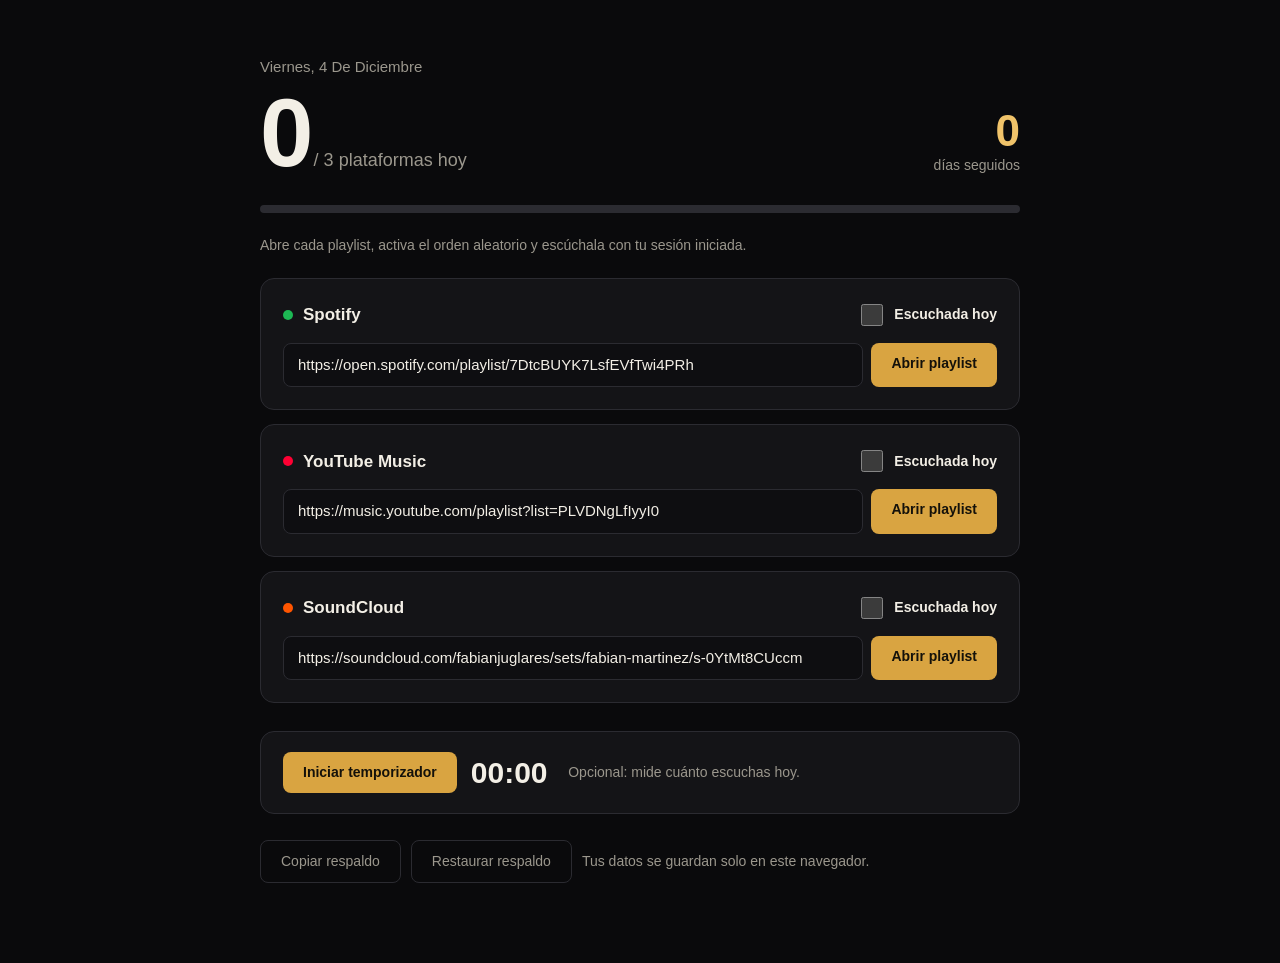
<file: playlist.html>
<!DOCTYPE html>
<html lang="es">
<head>
<meta charset="utf-8">
<meta name="viewport" content="width=device-width, initial-scale=1">
<title>Rutina de escucha</title>
<style>
:root{--bg:#F2F3EF;--surface:#FFFFFF;--ink:#18262E;--muted:#68777D;--line:#E0E4DF;--accent:#2D6A86;--accent-soft:#E3EEF3;--warm:#C8923A;--warm-soft:#F7EBD4;--on-accent:#FFFFFF;color-scheme:light dark;--card:var(--surface);--mute:var(--muted);--ok:var(--accent);--okbg:var(--accent-soft)}
@media (prefers-color-scheme:dark){:root{--bg:#0F191E;--surface:#16232A;--ink:#E8EDEA;--muted:#8FA0A6;--line:#25353D;--accent:#7BBAD6;--accent-soft:#1D3641;--warm:#E0AE5C;--warm-soft:#33291A;--on-accent:#0F191E}}

*{box-sizing:border-box}
html{background:var(--bg)}
body{margin:0;background:var(--bg);color:var(--ink);font-family:Manrope,system-ui,-apple-system,"Segoe UI",sans-serif;line-height:1.5;padding:0 24px 80px}
main{max-width:760px;margin:0 auto;padding:56px 0 0}
header{display:flex;align-items:flex-end;justify-content:space-between;gap:16px;flex-wrap:wrap;margin-bottom:28px}
h1{margin:0 0 10px;font-size:15px;font-weight:500;color:var(--muted);text-transform:capitalize}
.big{font-family:Fraunces,Georgia,serif;font-weight:400;font-size:clamp(52px,9vw,84px);line-height:1;letter-spacing:-.02em}
.big small{font-family:Manrope,system-ui,sans-serif;font-size:18px;color:var(--muted);font-weight:400;letter-spacing:0}
.streak{text-align:right}
.streak b{font-family:Fraunces,Georgia,serif;font-weight:400;font-size:44px;color:var(--warm);display:block;line-height:1}
.streak span,.hint{color:var(--muted);font-size:14px}
#aviso{margin:0 0 22px}
.bar{height:8px;background:var(--line);border-radius:99px;overflow:hidden;margin-bottom:22px}
.bar i{display:block;height:100%;width:0;background:var(--accent);border-radius:99px;transition:width .3s}
.card{position:relative;background:var(--surface);border:1px solid var(--line);border-radius:20px;padding:22px;margin-bottom:14px;transition:border-color .2s,background .2s}
.card:hover{border-color:var(--accent)}
.card.done{background:var(--accent-soft);border-color:var(--accent)}
.top{display:flex;align-items:center;justify-content:space-between;gap:10px}
.name{font-weight:600;font-size:17px;display:inline-flex;align-items:center;gap:10px}
.name::before{content:"";width:10px;height:10px;border-radius:50%;background:var(--c);flex:none}
.row{display:flex;gap:8px;margin-top:14px;flex-wrap:wrap}
input[type=url]{flex:1 1 220px;min-width:0;padding:10px 14px;border:1px solid var(--line);border-radius:14px;background:var(--bg);color:var(--ink);font:inherit;font-size:15px}
input[type=url]:focus{outline:none;border-color:var(--accent)}
button,a.btn{font:inherit;font-size:14px;font-weight:600;padding:10px 20px;border-radius:99px;border:0;background:var(--accent);color:var(--on-accent);cursor:pointer;text-decoration:none;display:inline-block}
button.ghost{background:transparent;color:var(--muted);border:1px solid var(--line);font-weight:500}
button.ghost:hover{border-color:var(--accent);color:var(--ink)}
a.btn[aria-disabled=true]{opacity:.35;pointer-events:none}
label.chk{display:flex;align-items:center;gap:8px;cursor:pointer;font-weight:600;font-size:14px;white-space:nowrap}
label.chk input{width:22px;height:22px;accent-color:var(--accent)}
button:focus-visible,input:focus-visible,a:focus-visible{outline:2px solid var(--accent);outline-offset:3px}
.timer{display:flex;align-items:center;gap:14px;margin:28px 0 10px;flex-wrap:wrap;background:var(--surface);border:1px solid var(--line);border-radius:20px;padding:18px 22px}
.timer output{font-family:Fraunces,Georgia,serif;font-variant-numeric:tabular-nums;font-size:30px;min-width:5ch}
footer{margin-top:26px;display:flex;gap:10px;flex-wrap:wrap;align-items:center}
@media (prefers-reduced-motion:reduce){.card,.bar i{transition:none}}

/* ===== Tema: mismo look de Splits y Contratos (solo aspecto, no toca el funcionamiento) ===== */
:root{--bg:#0a0a0c;--surface:#141417;--ink:#f3efe6;--muted:#9b978d;--line:#2b2b31;--accent:#d9a441;--accent-soft:rgba(217,164,65,.13);--warm:#f0c36a;--warm-soft:rgba(240,195,106,.14);--on-accent:#14110a;color-scheme:dark}
body,.big,.big small,.streak b,.timer output{font-family:"Helvetica Neue",Arial,sans-serif}
.big{font-weight:800;font-size:clamp(56px,10vw,96px);line-height:.92;letter-spacing:-.05em}
.streak b{font-weight:800}
.timer output{font-weight:700}
button,a.btn{border-radius:8px}
.card,.timer{border-radius:14px}
input[type=url]{border-radius:8px;background:#0e0e11}
</style>
</head>
<body>
<main>
<header>
  <div>
    <h1 id="fecha"></h1>
    <div class="big"><span id="n">0</span><small> / <span id="t">0</span> plataformas hoy</small></div>
  </div>
  <div class="streak"><b id="racha">0</b><span>días seguidos</span></div>
</header>
<div class="bar"><i id="barra"></i></div>
<p class="hint" id="aviso"></p>
<section id="lista"></section>

<div class="timer">
  <button id="tb">Iniciar temporizador</button>
  <output id="tt">00:00</output>
  <span class="hint">Opcional: mide cuánto escuchas hoy.</span>
</div>

<footer>
  <button class="ghost" id="bk">Copiar respaldo</button>
  <button class="ghost" id="rs">Restaurar respaldo</button>
  <span class="hint">Tus datos se guardan solo en este navegador.</span>
</footer>
</main>

<script>
const PLAT=[
 {id:'spotify',n:'Spotify',c:'#1db954',u:'https://open.spotify.com/playlist/7DtcBUYK7LsfEVfTwi4PRh'},
 {id:'ytmusic',n:'YouTube Music',c:'#ff0033',u:'https://music.youtube.com/playlist?list=PLVDNgLfIyyI0'},
 {id:'soundcloud',n:'SoundCloud',c:'#ff5500',u:'https://soundcloud.com/fabianjuglares/sets/fabian-martinez/s-0YtMt8CUccm'}
];
const KEY='rutina-escucha-v2';
let S={links:{},done:{},secs:{}};
try{const r=localStorage.getItem(KEY);if(r)S=Object.assign(S,JSON.parse(r))}catch(e){}
PLAT.forEach(p=>{if(S.links[p.id]===undefined)S.links[p.id]=p.u});
const save=()=>{try{localStorage.setItem(KEY,JSON.stringify(S))}catch(e){}};
const dk=d=>{const x=d||new Date();return x.getFullYear()+'-'+String(x.getMonth()+1).padStart(2,'0')+'-'+String(x.getDate()).padStart(2,'0')};
const $=id=>document.getElementById(id);
const today=()=>dk();
const active=()=>PLAT.filter(p=>(S.links[p.id]||'').trim());
const isDone=(id,d)=>(S.done[id]||[]).includes(d);

function streak(){
  const act=active();if(!act.length)return 0;
  const full=d=>act.every(p=>isDone(p.id,d));
  const d=new Date();let n=0;
  if(!full(dk(d)))d.setDate(d.getDate()-1);
  while(full(dk(d))){n++;d.setDate(d.getDate()-1)}
  return n;
}

function render(){
  const d=today(),act=active();
  $('fecha').textContent=new Date().toLocaleDateString('es',{weekday:'long',day:'numeric',month:'long'});
  const list=$('lista');list.innerHTML='';
  PLAT.forEach(p=>{
    const link=(S.links[p.id]||'').trim(),done=link&&isDone(p.id,d);
    const el=document.createElement('div');
    el.className='card'+(done?' done':'');el.style.setProperty('--c',p.c);
    el.innerHTML=`<div class="top"><span class="name">${p.n}</span>
      <label class="chk"><input type="checkbox" ${done?'checked':''} ${link?'':'disabled'}> Escuchada hoy</label></div>
      <div class="row"><input type="url" placeholder="Pega aquí el link de tu playlist en ${p.n}" value="${link.replace(/"/g,'&quot;')}">
      <a class="btn" target="_blank" rel="noopener" href="${link||'#'}" aria-disabled="${link?'false':'true'}">Abrir playlist</a></div>`;
    const inp=el.querySelector('input[type=url]');
    inp.addEventListener('change',()=>{S.links[p.id]=inp.value.trim();save();render()});
    el.querySelector('input[type=checkbox]').addEventListener('change',e=>{
      const a=S.done[p.id]||(S.done[p.id]=[]);
      const i=a.indexOf(d);
      if(e.target.checked&&i<0)a.push(d);
      if(!e.target.checked&&i>=0)a.splice(i,1);
      save();render();
    });
    list.appendChild(el);
  });
  const n=act.filter(p=>isDone(p.id,d)).length;
  $('n').textContent=n;$('t').textContent=act.length;
  $('barra').style.width=(act.length?n/act.length*100:0)+'%';
  $('racha').textContent=streak();
  $('aviso').textContent=act.length?(n===act.length?'Rutina completa por hoy.':'Abre cada playlist, activa el orden aleatorio y escúchala con tu sesión iniciada.'):'Pega el link de tu playlist en al menos una plataforma.';
  $('tt').textContent=fmt(S.secs[d]||0);
}

const fmt=s=>String(Math.floor(s/60)).padStart(2,'0')+':'+String(s%60).padStart(2,'0');
let iv=null;
$('tb').onclick=()=>{
  if(iv){clearInterval(iv);iv=null;$('tb').textContent='Reanudar temporizador';save();return}
  $('tb').textContent='Pausar temporizador';
  iv=setInterval(()=>{const d=today();S.secs[d]=(S.secs[d]||0)+1;$('tt').textContent=fmt(S.secs[d]);if(S.secs[d]%15===0)save()},1000);
};

$('bk').onclick=async()=>{
  const t=JSON.stringify(S);
  try{await navigator.clipboard.writeText(t);alert('Respaldo copiado. Pégalo en un archivo de texto para guardarlo.')}
  catch(e){prompt('Copia este respaldo:',t)}
};
$('rs').onclick=()=>{
  const t=prompt('Pega aquí tu respaldo:');if(!t)return;
  try{const o=JSON.parse(t);S=Object.assign({links:{},done:{},secs:{}},o);save();render()}
  catch(e){alert('El respaldo no es válido.')}
};

render();
setInterval(()=>{if($('fecha').dataset.d!==today()){$('fecha').dataset.d=today();render()}},60000);
</script>
</body>
</html>
</file>
